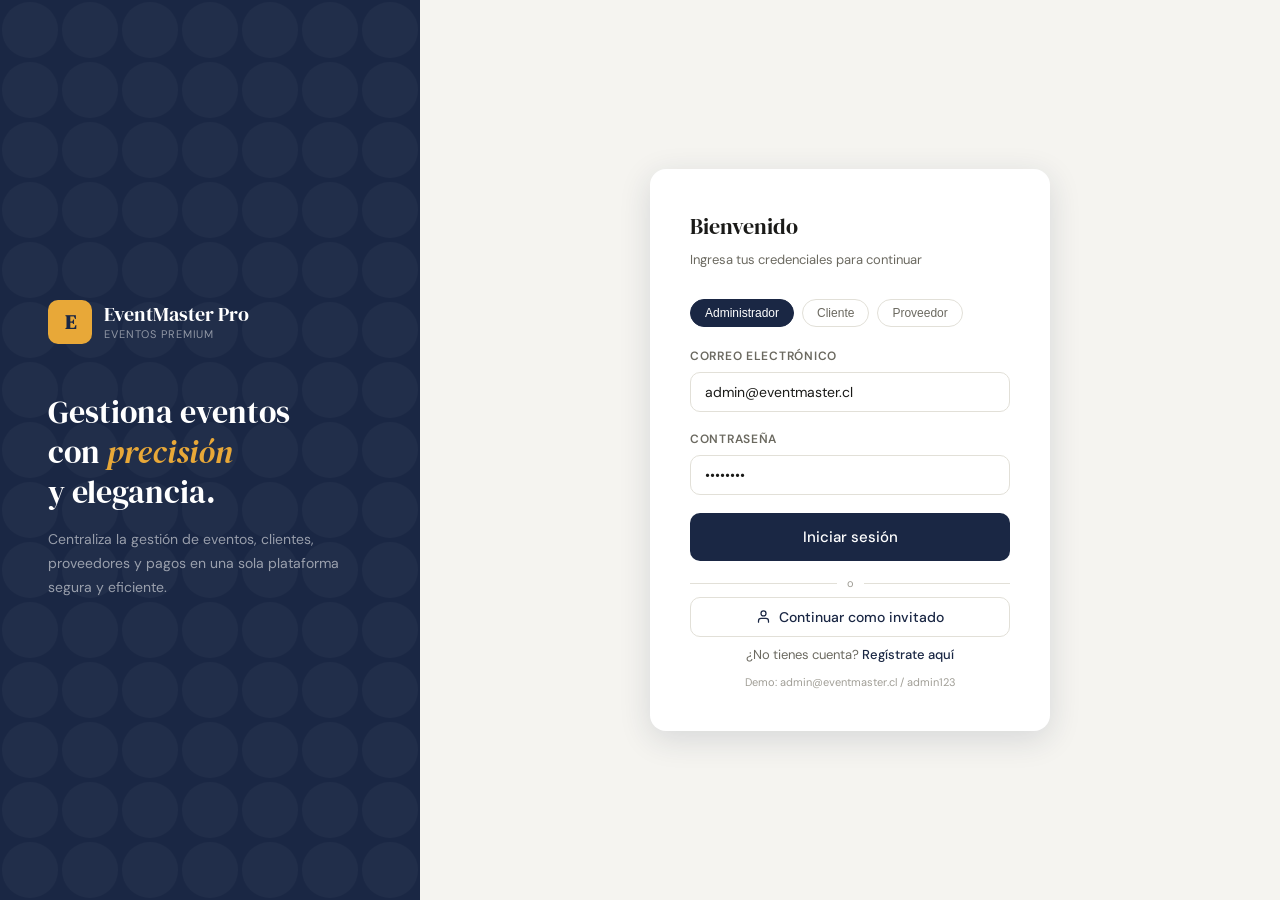
<file: mockup/EventMasterPro_1.html>
<!DOCTYPE html>
<html lang="es">
<head>
<meta charset="UTF-8">
<meta name="viewport" content="width=device-width, initial-scale=1.0">
<title>EventMaster Pro</title>
<link rel="preconnect" href="https://fonts.googleapis.com">
<link rel="preconnect" href="https://fonts.gstatic.com" crossorigin>
<link href="https://fonts.googleapis.com/css2?family=DM+Serif+Display:ital@0;1&family=DM+Sans:ital,opsz,wght@0,9..40,300;0,9..40,400;0,9..40,500;0,9..40,600;1,9..40,300&display=swap" rel="stylesheet">
<style>
  :root {
    --brand: #1a2744;
    --brand-light: #243560;
    --accent: #e8a838;
    --accent-dark: #c4892a;
    --surface: #f5f4f0;
    --card: #ffffff;
    --border: #e2e0d8;
    --text: #1a1a18;
    --text-muted: #6b6960;
    --text-hint: #a09e96;
    --success-bg: #eaf3de;
    --success-text: #3b6d11;
    --danger-bg: #fcebeb;
    --danger-text: #a32d2d;
    --warning-bg: #faeeda;
    --warning-text: #854f0b;
    --info-bg: #e6f1fb;
    --info-text: #185fa5;
    --radius: 10px;
    --radius-lg: 16px;
    --shadow: 0 2px 12px rgba(26,39,68,0.08);
    --shadow-lg: 0 8px 32px rgba(26,39,68,0.14);
    --sidebar-w: 240px;
  }
  * { box-sizing: border-box; margin: 0; padding: 0; }
  body {
    font-family: 'DM Sans', sans-serif;
    background: var(--surface);
    color: var(--text);
    font-size: 14px;
    line-height: 1.6;
    min-height: 100vh;
  }
  h1,h2,h3 { font-family: 'DM Serif Display', serif; font-weight: 400; }
  h1 { font-size: 28px; }
  h2 { font-size: 22px; }
  h3 { font-size: 17px; }

  /* ===== AUTH SCREENS ===== */
  .auth-wrap {
    min-height: 100vh;
    display: flex;
    background: var(--brand);
  }
  .auth-left {
    width: 420px;
    flex-shrink: 0;
    background: var(--brand);
    display: flex;
    flex-direction: column;
    justify-content: center;
    padding: 60px 48px;
    position: relative;
  }
  .auth-left::after {
    content: '';
    position: absolute;
    inset: 0;
    background: url("data:image/svg+xml,%3Csvg width='60' height='60' viewBox='0 0 60 60' xmlns='http://www.w3.org/2000/svg'%3E%3Cg fill='none' fill-rule='evenodd'%3E%3Cg fill='%23ffffff' fill-opacity='0.03'%3E%3Ccircle cx='30' cy='30' r='28'/%3E%3C/g%3E%3C/g%3E%3C/svg%3E") repeat;
    pointer-events: none;
  }
  .auth-brand { display: flex; align-items: center; gap: 12px; margin-bottom: 48px; position: relative; z-index: 1; }
  .auth-brand-icon {
    width: 44px; height: 44px; border-radius: 10px;
    background: var(--accent); display: flex; align-items: center; justify-content: center;
    font-size: 20px; color: var(--brand); font-weight: 700; font-family: 'DM Serif Display', serif;
  }
  .auth-brand-name { color: #fff; font-size: 20px; font-family: 'DM Serif Display', serif; line-height: 1.2; }
  .auth-brand-sub { color: rgba(255,255,255,0.5); font-size: 11px; letter-spacing: 0.08em; text-transform: uppercase; }
  .auth-tagline { color: #fff; font-size: 32px; font-family: 'DM Serif Display', serif; line-height: 1.25; position: relative; z-index: 1; }
  .auth-tagline em { color: var(--accent); font-style: italic; }
  .auth-desc { color: rgba(255,255,255,0.55); font-size: 14px; margin-top: 16px; line-height: 1.7; position: relative; z-index: 1; }
  .auth-right {
    flex: 1;
    background: var(--surface);
    display: flex;
    align-items: center;
    justify-content: center;
    padding: 40px;
  }
  .auth-card {
    background: var(--card);
    border-radius: var(--radius-lg);
    padding: 40px;
    width: 100%;
    max-width: 400px;
    box-shadow: var(--shadow-lg);
  }
  .auth-card h2 { margin-bottom: 6px; }
  .auth-card .subtitle { color: var(--text-muted); font-size: 13px; margin-bottom: 28px; }
  .form-group { margin-bottom: 18px; }
  .form-group label { display: block; font-size: 12px; font-weight: 600; color: var(--text-muted); text-transform: uppercase; letter-spacing: 0.06em; margin-bottom: 6px; }
  .form-control {
    width: 100%; padding: 10px 14px; border: 1.5px solid var(--border);
    border-radius: var(--radius); font-family: inherit; font-size: 14px;
    background: var(--card); color: var(--text); outline: none; transition: border-color .15s;
  }
  .form-control:focus { border-color: var(--brand); }
  .form-select { appearance: none; background-image: url("data:image/svg+xml,%3Csvg xmlns='http://www.w3.org/2000/svg' width='12' height='12' viewBox='0 0 12 12'%3E%3Cpath fill='%236b6960' d='M6 8L1 3h10z'/%3E%3C/svg%3E"); background-repeat: no-repeat; background-position: right 12px center; padding-right: 32px; }
  textarea.form-control { resize: vertical; min-height: 80px; }
  .btn {
    display: inline-flex; align-items: center; gap: 6px;
    padding: 10px 20px; border-radius: var(--radius); font-family: inherit; font-size: 14px; font-weight: 500;
    cursor: pointer; border: none; transition: all .15s; text-decoration: none; white-space: nowrap;
  }
  .btn-primary { background: var(--brand); color: #fff; }
  .btn-primary:hover { background: var(--brand-light); }
  .btn-accent { background: var(--accent); color: var(--brand); }
  .btn-accent:hover { background: var(--accent-dark); }
  .btn-outline { background: transparent; color: var(--brand); border: 1.5px solid var(--border); }
  .btn-outline:hover { border-color: var(--brand); background: var(--info-bg); }
  .btn-danger { background: var(--danger-bg); color: var(--danger-text); border: none; }
  .btn-danger:hover { background: #f7c1c1; }
  .btn-success { background: var(--success-bg); color: var(--success-text); border: none; }
  .btn-ghost { background: transparent; color: var(--text-muted); border: none; }
  .btn-ghost:hover { background: var(--border); color: var(--text); }
  .btn-block { width: 100%; justify-content: center; }
  .btn-sm { padding: 6px 12px; font-size: 12px; }
  .btn-lg { padding: 14px 28px; font-size: 15px; }
  .auth-link { text-align: center; margin-top: 20px; font-size: 13px; color: var(--text-muted); }
  .auth-link a { color: var(--brand); font-weight: 500; text-decoration: none; cursor: pointer; }
  .auth-link a:hover { text-decoration: underline; }
  .alert { padding: 10px 14px; border-radius: var(--radius); font-size: 13px; margin-bottom: 14px; }
  .alert-danger { background: var(--danger-bg); color: var(--danger-text); }
  .alert-success { background: var(--success-bg); color: var(--success-text); }
  .alert-warning { background: var(--warning-bg); color: var(--warning-text); }
  .role-pills { display: flex; gap: 8px; margin-bottom: 20px; flex-wrap: wrap; }
  .role-pill {
    padding: 6px 14px; border-radius: 20px; font-size: 12px; font-weight: 500; cursor: pointer;
    border: 1.5px solid var(--border); background: transparent; color: var(--text-muted); transition: all .15s;
  }
  .role-pill.active { background: var(--brand); color: #fff; border-color: var(--brand); }

  /* ===== APP SHELL ===== */
  .app-shell { display: flex; min-height: 100vh; }
  .sidebar {
    width: var(--sidebar-w); flex-shrink: 0;
    background: var(--brand); display: flex; flex-direction: column;
    position: fixed; top: 0; left: 0; bottom: 0; z-index: 100; overflow-y: auto;
  }
  .sidebar-brand {
    padding: 20px 20px 16px; display: flex; align-items: center; gap: 10px;
    border-bottom: 1px solid rgba(255,255,255,0.08);
  }
  .sidebar-brand-icon {
    width: 34px; height: 34px; border-radius: 8px; background: var(--accent);
    display: flex; align-items: center; justify-content: center;
    font-size: 14px; color: var(--brand); font-weight: 700; font-family: 'DM Serif Display', serif; flex-shrink: 0;
  }
  .sidebar-brand-text { color: #fff; font-size: 15px; font-family: 'DM Serif Display', serif; line-height: 1.2; }
  .sidebar-brand-sub { color: rgba(255,255,255,0.4); font-size: 10px; }
  .sidebar-user {
    padding: 14px 16px; display: flex; align-items: center; gap: 10px;
    border-bottom: 1px solid rgba(255,255,255,0.08); margin-bottom: 8px;
  }
  .user-avatar {
    width: 32px; height: 32px; border-radius: 50%; background: var(--accent);
    display: flex; align-items: center; justify-content: center;
    font-size: 12px; color: var(--brand); font-weight: 700; flex-shrink: 0;
  }
  .user-info { flex: 1; min-width: 0; }
  .user-name { color: #fff; font-size: 13px; font-weight: 500; white-space: nowrap; overflow: hidden; text-overflow: ellipsis; }
  .user-role { color: rgba(255,255,255,0.45); font-size: 11px; }
  .nav-section { padding: 0 10px 8px; }
  .nav-section-label { color: rgba(255,255,255,0.3); font-size: 10px; font-weight: 600; text-transform: uppercase; letter-spacing: 0.1em; padding: 10px 8px 4px; }
  .nav-item {
    display: flex; align-items: center; gap: 10px; padding: 9px 10px; border-radius: 8px;
    color: rgba(255,255,255,0.6); font-size: 13px; font-weight: 400; cursor: pointer;
    transition: all .15s; margin-bottom: 2px; text-decoration: none;
  }
  .nav-item:hover { background: rgba(255,255,255,0.08); color: rgba(255,255,255,0.9); }
  .nav-item.active { background: rgba(255,255,255,0.12); color: #fff; font-weight: 500; }
  .nav-item svg { flex-shrink: 0; opacity: 0.7; }
  .nav-item.active svg { opacity: 1; }
  .nav-badge {
    margin-left: auto; background: var(--accent); color: var(--brand);
    font-size: 10px; font-weight: 700; padding: 2px 7px; border-radius: 10px; min-width: 20px; text-align: center;
  }
  .sidebar-footer { margin-top: auto; padding: 12px 10px; border-top: 1px solid rgba(255,255,255,0.08); }

  /* ===== MAIN CONTENT ===== */
  .main-content { margin-left: var(--sidebar-w); flex: 1; display: flex; flex-direction: column; min-height: 100vh; }
  .topbar {
    background: var(--card); border-bottom: 1px solid var(--border);
    padding: 0 28px; height: 60px; display: flex; align-items: center; justify-content: space-between;
    position: sticky; top: 0; z-index: 50;
  }
  .topbar-title { font-size: 16px; font-weight: 500; }
  .topbar-actions { display: flex; align-items: center; gap: 10px; }
  .page { padding: 28px; flex: 1; }
  .page-header { display: flex; align-items: flex-start; justify-content: space-between; margin-bottom: 24px; gap: 16px; }
  .page-header-text h1 { font-size: 24px; margin-bottom: 2px; }
  .page-header-text p { color: var(--text-muted); font-size: 13px; }

  /* ===== STATS CARDS ===== */
  .stats-grid { display: grid; grid-template-columns: repeat(auto-fit, minmax(160px,1fr)); gap: 14px; margin-bottom: 28px; }
  .stat-card { background: var(--card); border-radius: var(--radius-lg); padding: 18px 20px; border: 1px solid var(--border); }
  .stat-label { font-size: 11px; font-weight: 600; text-transform: uppercase; letter-spacing: 0.07em; color: var(--text-muted); margin-bottom: 6px; }
  .stat-value { font-size: 28px; font-family: 'DM Serif Display', serif; color: var(--text); line-height: 1; }
  .stat-sub { font-size: 11px; color: var(--text-hint); margin-top: 4px; }
  .stat-icon { width: 36px; height: 36px; border-radius: 8px; display: flex; align-items: center; justify-content: center; margin-bottom: 10px; }

  /* ===== CARDS & TABLES ===== */
  .card { background: var(--card); border-radius: var(--radius-lg); border: 1px solid var(--border); overflow: hidden; }
  .card-header { padding: 16px 20px; border-bottom: 1px solid var(--border); display: flex; align-items: center; justify-content: space-between; }
  .card-title { font-size: 15px; font-weight: 500; }
  .card-body { padding: 20px; }
  .table-wrap { overflow-x: auto; }
  table { width: 100%; border-collapse: collapse; font-size: 13px; }
  th { text-align: left; padding: 10px 14px; color: var(--text-muted); font-size: 11px; font-weight: 600; text-transform: uppercase; letter-spacing: 0.07em; border-bottom: 1px solid var(--border); background: var(--surface); }
  td { padding: 12px 14px; border-bottom: 1px solid var(--border); vertical-align: middle; }
  tr:last-child td { border-bottom: none; }
  tr:hover td { background: rgba(26,39,68,0.02); }

  /* ===== BADGES ===== */
  .badge { display: inline-flex; align-items: center; gap: 4px; padding: 3px 10px; border-radius: 20px; font-size: 11px; font-weight: 600; }
  .badge-success { background: var(--success-bg); color: var(--success-text); }
  .badge-danger { background: var(--danger-bg); color: var(--danger-text); }
  .badge-warning { background: var(--warning-bg); color: var(--warning-text); }
  .badge-info { background: var(--info-bg); color: var(--info-text); }
  .badge-gray { background: #f1efe8; color: #5f5e5a; }
  .badge-brand { background: rgba(26,39,68,0.1); color: var(--brand); }
  .badge-accent { background: var(--warning-bg); color: var(--warning-text); }

  /* ===== MODAL ===== */
  .modal-overlay {
    position: fixed; inset: 0; background: rgba(26,39,68,0.55); z-index: 200;
    display: flex; align-items: center; justify-content: center; padding: 20px;
  }
  .modal {
    background: var(--card); border-radius: var(--radius-lg); width: 100%; max-width: 520px;
    box-shadow: var(--shadow-lg); max-height: 90vh; overflow-y: auto;
  }
  .modal-header { padding: 20px 24px 16px; border-bottom: 1px solid var(--border); display: flex; align-items: center; justify-content: space-between; }
  .modal-title { font-size: 17px; font-weight: 500; }
  .modal-body { padding: 20px 24px; }
  .modal-footer { padding: 16px 24px; border-top: 1px solid var(--border); display: flex; justify-content: flex-end; gap: 10px; }
  .btn-close { background: none; border: none; cursor: pointer; color: var(--text-muted); padding: 4px; border-radius: 6px; display: flex; align-items: center; justify-content: center; }
  .btn-close:hover { background: var(--border); color: var(--text); }

  /* ===== SEARCH & FILTERS ===== */
  .filters-row { display: flex; gap: 10px; margin-bottom: 18px; flex-wrap: wrap; align-items: center; }
  .search-box { position: relative; flex: 1; min-width: 200px; }
  .search-box svg { position: absolute; left: 10px; top: 50%; transform: translateY(-50%); color: var(--text-hint); }
  .search-box input { padding-left: 34px; }
  .filter-select { width: auto; min-width: 130px; }

  /* ===== EVENT CARDS ===== */
  .events-grid { display: grid; grid-template-columns: repeat(auto-fill, minmax(280px,1fr)); gap: 16px; }
  .event-card {
    background: var(--card); border-radius: var(--radius-lg); border: 1px solid var(--border);
    overflow: hidden; transition: box-shadow .15s, transform .15s; cursor: pointer;
  }
  .event-card:hover { box-shadow: var(--shadow-lg); transform: translateY(-2px); }
  .event-card-img {
    height: 120px; display: flex; align-items: center; justify-content: center;
    font-size: 36px; position: relative;
  }
  .event-card-body { padding: 16px; }
  .event-card-type { font-size: 11px; font-weight: 600; text-transform: uppercase; letter-spacing: 0.07em; color: var(--text-hint); margin-bottom: 4px; }
  .event-card-name { font-family: 'DM Serif Display', serif; font-size: 16px; margin-bottom: 8px; line-height: 1.3; }
  .event-card-meta { display: flex; flex-direction: column; gap: 3px; font-size: 12px; color: var(--text-muted); }
  .event-card-meta span { display: flex; align-items: center; gap: 5px; }
  .event-card-footer { padding: 12px 16px; border-top: 1px solid var(--border); display: flex; align-items: center; justify-content: space-between; }
  .event-price { font-family: 'DM Serif Display', serif; font-size: 17px; color: var(--brand); }

  /* ===== NOTIFICATION DOT ===== */
  .notif-btn { position: relative; }
  .notif-dot { position: absolute; top: 6px; right: 6px; width: 8px; height: 8px; border-radius: 50%; background: var(--accent); border: 2px solid var(--card); }

  /* ===== AVATAR ===== */
  .avatar { width: 32px; height: 32px; border-radius: 50%; display: flex; align-items: center; justify-content: center; font-size: 12px; font-weight: 700; flex-shrink: 0; }
  .avatar-brand { background: var(--info-bg); color: var(--info-text); }
  .avatar-accent { background: var(--warning-bg); color: var(--warning-text); }
  .avatar-success { background: var(--success-bg); color: var(--success-text); }

  /* ===== STEPPER ===== */
  .stepper { display: flex; gap: 0; margin-bottom: 28px; }
  .step { display: flex; align-items: center; flex: 1; }
  .step-num {
    width: 30px; height: 30px; border-radius: 50%; display: flex; align-items: center; justify-content: center;
    font-size: 12px; font-weight: 700; flex-shrink: 0; transition: all .2s;
    border: 2px solid var(--border); background: var(--card); color: var(--text-muted);
  }
  .step.active .step-num { border-color: var(--brand); background: var(--brand); color: #fff; }
  .step.done .step-num { border-color: var(--success-text); background: var(--success-bg); color: var(--success-text); }
  .step-label { font-size: 11px; color: var(--text-muted); margin-left: 8px; }
  .step.active .step-label { color: var(--brand); font-weight: 500; }
  .step-line { flex: 1; height: 2px; background: var(--border); margin: 0 8px; }
  .step.done .step-line { background: var(--success-text); }

  /* ===== PAYMENT ===== */
  .payment-methods { display: grid; grid-template-columns: 1fr 1fr; gap: 12px; margin-bottom: 20px; }
  .payment-method-card {
    border: 2px solid var(--border); border-radius: var(--radius); padding: 16px 14px; cursor: pointer;
    display: flex; flex-direction: column; align-items: center; gap: 8px; transition: all .15s;
    text-align: center;
  }
  .payment-method-card:hover { border-color: var(--brand); }
  .payment-method-card.selected { border-color: var(--brand); background: var(--info-bg); }
  .payment-method-card .method-icon { font-size: 26px; }
  .payment-method-card .method-name { font-size: 13px; font-weight: 500; }

  /* ===== EMPTY STATE ===== */
  .empty-state { text-align: center; padding: 48px 24px; color: var(--text-muted); }
  .empty-state svg { margin: 0 auto 14px; display: block; opacity: 0.3; }
  .empty-state h3 { font-size: 15px; font-weight: 500; margin-bottom: 6px; color: var(--text); }
  .empty-state p { font-size: 13px; }

  /* ===== UTILITY ===== */
  .hidden { display: none !important; }
  .flex { display: flex; }
  .flex-col { flex-direction: column; }
  .items-center { align-items: center; }
  .gap-2 { gap: 8px; }
  .gap-3 { gap: 12px; }
  .gap-4 { gap: 16px; }
  .justify-between { justify-content: space-between; }
  .mt-2 { margin-top: 8px; }
  .mt-3 { margin-top: 12px; }
  .mt-4 { margin-top: 16px; }
  .mb-3 { margin-bottom: 12px; }
  .mb-4 { margin-bottom: 16px; }
  .text-muted { color: var(--text-muted); }
  .text-sm { font-size: 12px; }
  .fw-500 { font-weight: 500; }
  .grid-2 { display: grid; grid-template-columns: 1fr 1fr; gap: 16px; }
  .divider { height: 1px; background: var(--border); margin: 16px 0; }
  .tag-list { display: flex; gap: 6px; flex-wrap: wrap; }
  .checkbox-row { display: flex; align-items: center; gap: 8px; font-size: 13px; cursor: pointer; }
  .checkbox-row input { width: 15px; height: 15px; cursor: pointer; }
  .progress-bar { height: 6px; background: var(--border); border-radius: 3px; overflow: hidden; }
  .progress-fill { height: 100%; background: var(--brand); border-radius: 3px; transition: width .3s; }

  /* ===== TOAST ===== */
  .toast-container { position: fixed; bottom: 24px; right: 24px; z-index: 9999; display: flex; flex-direction: column; gap: 8px; }
  .toast {
    background: var(--card); border: 1px solid var(--border); border-radius: var(--radius);
    padding: 12px 16px; box-shadow: var(--shadow-lg); display: flex; align-items: center; gap: 10px;
    font-size: 13px; min-width: 260px; max-width: 340px;
    animation: slideIn .2s ease-out;
  }
  .toast-success { border-left: 3px solid var(--success-text); }
  .toast-danger { border-left: 3px solid var(--danger-text); }
  .toast-warning { border-left: 3px solid #ef9f27; }
  @keyframes slideIn { from { transform: translateX(40px); opacity: 0; } to { transform: translateX(0); opacity: 1; } }

  /* ===== RESPONSIVE ===== */
  @media (max-width: 900px) {
    :root { --sidebar-w: 0px; }
    .sidebar { transform: translateX(-240px); transition: transform .25s; }
    .sidebar.open { transform: translateX(0); width: 240px; }
    .auth-left { display: none; }
  }
  @media (max-width: 600px) {
    .grid-2 { grid-template-columns: 1fr; }
    .payment-methods { grid-template-columns: 1fr; }
    .page { padding: 16px; }
    .stats-grid { grid-template-columns: 1fr 1fr; }
  }
</style>
</head>
<body>

<!-- ===== AUTH SCREENS ===== -->
<div id="authWrap" class="auth-wrap">
  <div class="auth-left">
    <div class="auth-brand">
      <div class="auth-brand-icon">E</div>
      <div>
        <div class="auth-brand-name">EventMaster Pro</div>
        <div class="auth-brand-sub">Eventos Premium</div>
      </div>
    </div>
    <div class="auth-tagline">Gestiona eventos<br>con <em>precisión</em><br>y elegancia.</div>
    <div class="auth-desc">Centraliza la gestión de eventos, clientes, proveedores y pagos en una sola plataforma segura y eficiente.</div>
  </div>
  <div class="auth-right">
    <!-- LOGIN -->
    <div id="loginScreen" class="auth-card">
      <h2>Bienvenido</h2>
      <p class="subtitle">Ingresa tus credenciales para continuar</p>
      <div class="role-pills">
        <button class="role-pill active" onclick="selectRole('admin')">Administrador</button>
        <button class="role-pill" onclick="selectRole('cliente')">Cliente</button>
        <button class="role-pill" onclick="selectRole('proveedor')">Proveedor</button>
      </div>
      <div id="loginAlert" class="alert alert-danger hidden"></div>
      <div class="form-group">
        <label>Correo electrónico</label>
        <input type="email" id="loginEmail" class="form-control" placeholder="tu@correo.com" value="admin@eventmaster.cl">
      </div>
      <div class="form-group">
        <label>Contraseña</label>
        <input type="password" id="loginPass" class="form-control" placeholder="••••••••" value="admin123">
      </div>
      <button class="btn btn-primary btn-block btn-lg" onclick="doLogin()">Iniciar sesión</button>
      <div style="display:flex;align-items:center;gap:10px;margin:14px 0 4px">
        <div style="flex:1;height:1px;background:var(--border)"></div>
        <span style="font-size:11px;color:var(--text-hint)">o</span>
        <div style="flex:1;height:1px;background:var(--border)"></div>
      </div>
      <button class="btn btn-outline btn-block" onclick="entrarComoInvitado()" style="justify-content:center;gap:8px">
        <svg width="15" height="15" viewBox="0 0 24 24" fill="none" stroke="currentColor" stroke-width="2" stroke-linecap="round" stroke-linejoin="round"><path d="M20 21v-2a4 4 0 0 0-4-4H8a4 4 0 0 0-4 4v2"/><circle cx="12" cy="7" r="4"/></svg>
        Continuar como invitado
      </button>
      <div class="auth-link mt-2">¿No tienes cuenta? <a onclick="showRegister()">Regístrate aquí</a></div>
      <div class="auth-link mt-2" style="font-size:11px; color: var(--text-hint);">Demo: admin@eventmaster.cl / admin123</div>
    </div>
    <!-- REGISTER -->
    <div id="registerScreen" class="auth-card hidden">
      <h2>Crear cuenta</h2>
      <p class="subtitle">Únete a EventMaster Pro como cliente</p>
      <div id="registerAlert" class="alert hidden"></div>
      <div class="grid-2">
        <div class="form-group">
          <label>Nombre</label>
          <input type="text" id="regNombre" class="form-control" placeholder="Tu nombre">
        </div>
        <div class="form-group">
          <label>Apellido</label>
          <input type="text" id="regApellido" class="form-control" placeholder="Tu apellido">
        </div>
      </div>
      <div class="form-group">
        <label>Correo electrónico</label>
        <input type="email" id="regEmail" class="form-control" placeholder="tu@correo.com">
      </div>
      <div class="form-group">
        <label>Teléfono</label>
        <input type="tel" id="regTelefono" class="form-control" placeholder="+56 9 1234 5678">
      </div>
      <div class="form-group">
        <label>Contraseña</label>
        <input type="password" id="regPass" class="form-control" placeholder="Mínimo 8 caracteres">
      </div>
      <div class="form-group">
        <label>Confirmar contraseña</label>
        <input type="password" id="regPass2" class="form-control" placeholder="Repite tu contraseña">
      </div>
      <button class="btn btn-primary btn-block btn-lg" onclick="doRegister()">Crear cuenta</button>
      <div class="auth-link">¿Ya tienes cuenta? <a onclick="showLogin()">Inicia sesión</a></div>
    </div>
  </div>
</div>

<!-- ===== APP SHELL ===== -->
<div id="appShell" class="app-shell hidden">
  <!-- SIDEBAR -->
  <nav class="sidebar" id="sidebar">
    <div class="sidebar-brand">
      <div class="sidebar-brand-icon">E</div>
      <div>
        <div class="sidebar-brand-text">EventMaster Pro</div>
        <div class="sidebar-brand-sub">Eventos Premium</div>
      </div>
    </div>
    <div class="sidebar-user">
      <div class="user-avatar" id="sidebarAvatar">A</div>
      <div class="user-info">
        <div class="user-name" id="sidebarName">Administrador</div>
        <div class="user-role" id="sidebarRole">Administrador</div>
      </div>
    </div>
    <div class="nav-section" id="navItems"></div>
    <div class="sidebar-footer">
      <div class="nav-item" onclick="STATE.role==='invitado'?volverAlLogin():doLogout()">
        <svg width="16" height="16" viewBox="0 0 24 24" fill="none" stroke="currentColor" stroke-width="2" stroke-linecap="round" stroke-linejoin="round"><path d="M9 21H5a2 2 0 0 1-2-2V5a2 2 0 0 1 2-2h4"/><polyline points="16 17 21 12 16 7"/><line x1="21" y1="12" x2="9" y2="12"/></svg>
        <span id="logoutLabel">Cerrar sesión</span>
      </div>
    </div>
  </nav>

  <!-- MAIN -->
  <div class="main-content">
    <header class="topbar">
      <div class="flex items-center gap-3">
        <div class="topbar-title" id="topbarTitle">Dashboard</div>
      </div>
      <div class="topbar-actions">
        <button class="btn btn-ghost btn-sm notif-btn" onclick="showPage('notificaciones')">
          <svg width="18" height="18" viewBox="0 0 24 24" fill="none" stroke="currentColor" stroke-width="2" stroke-linecap="round" stroke-linejoin="round"><path d="M18 8A6 6 0 0 0 6 8c0 7-3 9-3 9h18s-3-2-3-9"/><path d="M13.73 21a2 2 0 0 1-3.46 0"/></svg>
          <div class="notif-dot"></div>
        </button>
      </div>
    </header>
    <main id="pageContent" class="page"></main>
  </div>
</div>

<!-- MODAL CONTAINER -->
<div id="modalContainer"></div>
<!-- TOAST CONTAINER -->
<div class="toast-container" id="toastContainer"></div>

<script>
// ============================================================
//  STATE
// ============================================================
const STATE = {
  user: null,
  role: 'admin',
  loginAttempts: 0,
  lockedUntil: null,
};

// ============================================================
//  MOCK DATA
// ============================================================
const USERS = [
  { id:1, nombre:'Valentina', apellido:'Acuña', email:'admin@eventmaster.cl', pass:'admin123', rol:'admin', estado:'activo', telefono:'+56912345678', fechaRegistro:'2026-01-10' },
  { id:2, nombre:'Carlos', apellido:'Mendoza', email:'cliente@test.cl', pass:'cli123', rol:'cliente', estado:'activo', telefono:'+56987654321', fechaRegistro:'2026-02-15' },
  { id:3, nombre:'Proveedor', apellido:'Audio', email:'proveedor@test.cl', pass:'prov123', rol:'proveedor', estado:'activo', telefono:'+56911111111', fechaRegistro:'2026-01-20' },
  { id:4, nombre:'Angela', apellido:'Vásquez', email:'angela@eventmaster.cl', pass:'ang123', rol:'admin', estado:'activo', telefono:'+56922222222', fechaRegistro:'2026-01-12' },
  { id:5, nombre:'María', apellido:'González', email:'maria@gmail.com', pass:'cli456', rol:'cliente', estado:'inactivo', telefono:'+56933333333', fechaRegistro:'2026-03-01' },
];

const EVENTOS = [
  { id:1, nombre:'Boda García-Morales', tipo:'Matrimonio', fecha:'2026-09-15', hora:'18:00', lugar:'Casona Las Rosas, Vitacura', capacidadMax:150, capacidadDisp:42, precioBase:850000, estado:'activo', descripcion:'Elegante matrimonio con vista al jardín', emoji:'💍' },
  { id:2, nombre:'Cumpleaños de Empresa TechCorp', tipo:'Corporativo', fecha:'2026-07-22', hora:'20:00', lugar:'Salón Grand, Las Condes', capacidadMax:80, capacidadDisp:25, precioBase:350000, estado:'activo', descripcion:'Celebración aniversario corporativo', emoji:'🏢' },
  { id:3, nombre:'Cumpleaños Infantil Luna', tipo:'Cumpleaños', fecha:'2026-08-05', hora:'15:00', lugar:'Parque Central, Providencia', capacidadMax:50, capacidadDisp:18, precioBase:180000, estado:'activo', descripcion:'Fiesta temática de unicornios', emoji:'🎂' },
  { id:4, nombre:'Conferencia Innovación 2026', tipo:'Corporativo', fecha:'2026-10-10', hora:'09:00', lugar:'Centro de Eventos, Santiago', capacidadMax:300, capacidadDisp:210, precioBase:95000, estado:'activo', descripcion:'Conferencia anual de tecnología e innovación', emoji:'🎯' },
  { id:5, nombre:'Matrimonio Silva-Torres', tipo:'Matrimonio', fecha:'2025-06-01', hora:'17:00', lugar:'Hacienda Los Andes', capacidadMax:120, capacidadDisp:0, precioBase:980000, estado:'finalizado', descripcion:'Matrimonio campestre', emoji:'💒' },
];

const PROVEEDORES = [
  { id:1, idUsuario:3, empresa:'Audio & Sonido Pro', servicios:'Sonido, DJ e iluminación profesional', calificacion:4.8, disponibilidad:true, tipo:'Sonido', precio:450000 },
  { id:2, idUsuario:null, empresa:'Flores & Arte', servicios:'Decoración floral y ambientación', calificacion:4.9, disponibilidad:true, tipo:'Decoración', precio:320000 },
  { id:3, idUsuario:null, empresa:'Foto Moments', servicios:'Fotografía y video profesional', calificacion:4.7, disponibilidad:false, tipo:'Fotografía', precio:580000 },
  { id:4, idUsuario:null, empresa:'Chef Events Catering', servicios:'Servicio de catering y banquetes', calificacion:4.6, disponibilidad:true, tipo:'Catering', precio:280000 },
];

const ASIGNACIONES = [
  { id:1, idEvento:1, idProveedor:1, servicio:'Sonido y DJ', estado:'aceptada', fecha:'2026-08-01', nota:'' },
  { id:2, idEvento:1, idProveedor:2, servicio:'Decoración floral', estado:'pendiente', fecha:'2026-08-05', nota:'' },
  { id:3, idEvento:2, idProveedor:4, servicio:'Catering corporativo', estado:'rechazada', fecha:'2026-07-10', nota:'Sin disponibilidad esa fecha' },
  { id:4, idEvento:3, idProveedor:2, servicio:'Decoración temática', estado:'aceptada', fecha:'2026-07-15', nota:'' },
];

const RESERVAS = [
  { id:1, idEvento:1, idUsuario:2, fechaReserva:'2026-07-01', cantPersonas:2, estado:'confirmada' },
  { id:2, idEvento:2, idUsuario:2, fechaReserva:'2026-07-05', cantPersonas:5, estado:'pendiente' },
  { id:3, idEvento:4, idUsuario:5, fechaReserva:'2026-07-10', cantPersonas:3, estado:'cancelada' },
];

const PAGOS = [
  { id:1, idReserva:1, monto:1700000, metodo:'credito', estado:'completado', fecha:'2026-07-02', numTrans:'TXN-2026-0001' },
  { id:2, idReserva:2, monto:1750000, metodo:'debito', estado:'pendiente', fecha:null, numTrans:null },
];

const NOTIFICACIONES = [
  { id:1, mensaje:'Nueva reserva confirmada para Boda García-Morales', tipo:'reserva', leida:false, fecha:'2026-07-02 14:32', idDestino:'admin' },
  { id:2, mensaje:'Proveedor Audio & Sonido Pro aceptó la asignación', tipo:'asignacion', leida:false, fecha:'2026-07-01 10:15', idDestino:'admin' },
  { id:3, mensaje:'Tu reserva para Boda García-Morales fue confirmada', tipo:'pago', leida:true, fecha:'2026-07-02 14:35', idDestino:'cliente' },
  { id:4, mensaje:'Nueva asignación para Conferencia Innovación 2026', tipo:'asignacion', leida:false, fecha:'2026-07-08 09:00', idDestino:'proveedor' },
];

// ============================================================
//  AUTH
// ============================================================
let selectedRole = 'admin';
function selectRole(role) {
  selectedRole = role;
  document.querySelectorAll('.role-pill').forEach(p => p.classList.remove('active'));
  event.target.classList.add('active');
  const demos = { admin:'admin@eventmaster.cl', cliente:'cliente@test.cl', proveedor:'proveedor@test.cl' };
  const passes = { admin:'admin123', cliente:'cli123', proveedor:'prov123' };
  document.getElementById('loginEmail').value = demos[role] || '';
  document.getElementById('loginPass').value = passes[role] || '';
}

function doLogin() {
  const email = document.getElementById('loginEmail').value.trim();
  const pass = document.getElementById('loginPass').value;
  const alert = document.getElementById('loginAlert');
  if (STATE.lockedUntil && Date.now() < STATE.lockedUntil) {
    const mins = Math.ceil((STATE.lockedUntil - Date.now()) / 60000);
    alert.textContent = `Cuenta bloqueada. Intenta en ${mins} minuto(s).`;
    alert.classList.remove('hidden');
    return;
  }
  if (!email || !pass) { showAlert(alert, 'Por favor completa todos los campos.'); return; }
  const user = USERS.find(u => u.email === email && u.pass === pass);
  if (!user) {
    STATE.loginAttempts++;
    if (STATE.loginAttempts >= 5) {
      STATE.lockedUntil = Date.now() + 15 * 60 * 1000;
      showAlert(alert, 'Cuenta bloqueada temporalmente por 15 minutos.');
    } else {
      showAlert(alert, `Credenciales incorrectas. Intento ${STATE.loginAttempts}/5.`);
    }
    return;
  }
  if (user.estado === 'inactivo') { showAlert(alert, 'Cuenta inhabilitada. Contacte al administrador.'); return; }
  STATE.loginAttempts = 0;
  STATE.user = user;
  STATE.role = user.rol;
  initApp();
}

function doRegister() {
  const nombre = document.getElementById('regNombre').value.trim();
  const apellido = document.getElementById('regApellido').value.trim();
  const email = document.getElementById('regEmail').value.trim();
  const tel = document.getElementById('regTelefono').value.trim();
  const pass = document.getElementById('regPass').value;
  const pass2 = document.getElementById('regPass2').value;
  const alert = document.getElementById('registerAlert');
  alert.className = 'alert hidden';
  if (!nombre || !apellido || !email || !pass) { showAlert(alert, 'Por favor completa todos los campos.', 'danger'); return; }
  if (!/^[^\s@]+@[^\s@]+\.[^\s@]+$/.test(email)) { showAlert(alert, 'Formato de correo inválido.', 'danger'); return; }
  if (USERS.find(u => u.email === email)) { showAlert(alert, 'Este correo ya está registrado.', 'danger'); return; }
  if (pass.length < 8) { showAlert(alert, 'La contraseña debe tener al menos 8 caracteres.', 'danger'); return; }
  if (pass !== pass2) { showAlert(alert, 'Las contraseñas no coinciden.', 'danger'); return; }
  const newUser = { id: USERS.length+1, nombre, apellido, email, pass, rol:'cliente', estado:'activo', telefono: tel, fechaRegistro: new Date().toISOString().split('T')[0] };
  USERS.push(newUser);
  showAlert(alert, '¡Cuenta creada exitosamente! Redirigiendo...', 'success');
  showToast('Bienvenido a EventMaster Pro. ¡Cuenta creada!', 'success');
  setTimeout(() => { STATE.user = newUser; STATE.role = 'cliente'; initApp(); }, 1500);
}

function showAlert(el, msg, type='danger') {
  el.textContent = msg;
  el.className = `alert alert-${type}`;
}

function showLogin() {
  document.getElementById('loginScreen').classList.remove('hidden');
  document.getElementById('registerScreen').classList.add('hidden');
}
function showRegister() {
  document.getElementById('loginScreen').classList.add('hidden');
  document.getElementById('registerScreen').classList.remove('hidden');
}

function doLogout() {
  STATE.user = null;
  document.getElementById('appShell').classList.add('hidden');
  document.getElementById('authWrap').classList.remove('hidden');
  showLogin();
  showToast('Sesión cerrada correctamente.', 'success');
}

// ============================================================
//  APP INIT
// ============================================================
const NAV_ADMIN = [
  { label:'Principal', items:[
    { id:'dashboard', icon:iconHome, label:'Dashboard' },
  ]},
  { label:'Gestión', items:[
    { id:'eventos', icon:iconCalendar, label:'Eventos' },
    { id:'usuarios', icon:iconUsers, label:'Usuarios' },
    { id:'proveedores', icon:iconTruck, label:'Proveedores' },
    { id:'asignaciones', icon:iconLink, label:'Asignaciones' },
  ]},
  { label:'Finanzas', items:[
    { id:'reservas', icon:iconBookmark, label:'Reservas' },
    { id:'pagos', icon:iconCreditCard, label:'Pagos' },
  ]},
  { label:'Sistema', items:[
    { id:'roles', icon:iconShield, label:'Roles y permisos' },
    { id:'notificaciones', icon:iconBell, label:'Notificaciones', badge:2 },
  ]},
];
const NAV_CLIENTE = [
  { label:'Principal', items:[
    { id:'dashboard', icon:iconHome, label:'Mi panel' },
    { id:'catalogo', icon:iconSearch, label:'Catálogo de eventos' },
    { id:'mis-reservas', icon:iconBookmark, label:'Mis reservas' },
    { id:'mis-pagos', icon:iconCreditCard, label:'Mis pagos' },
    { id:'notificaciones', icon:iconBell, label:'Notificaciones', badge:1 },
  ]},
];
const NAV_PROVEEDOR = [
  { label:'Principal', items:[
    { id:'dashboard', icon:iconHome, label:'Mi panel' },
    { id:'mis-asignaciones', icon:iconLink, label:'Mis asignaciones', badge:1 },
    { id:'perfil-servicios', icon:iconSettings, label:'Perfil de servicios' },
    { id:'notificaciones', icon:iconBell, label:'Notificaciones', badge:1 },
  ]},
];
const NAV_INVITADO = [
  { label:'Explorar', items:[
    { id:'catalogo-invitado', icon:iconSearch, label:'Catálogo de eventos' },
  ]},
];

function entrarComoInvitado() {
  STATE.user = null;
  STATE.role = 'invitado';
  document.getElementById('authWrap').classList.add('hidden');
  document.getElementById('appShell').classList.remove('hidden');
  document.getElementById('sidebarAvatar').textContent = '?';
  document.getElementById('sidebarAvatar').style.background = '#f1efe8';
  document.getElementById('sidebarAvatar').style.color = '#5f5e5a';
  document.getElementById('sidebarName').textContent = 'Usuario Invitado';
  document.getElementById('sidebarRole').textContent = 'Solo lectura';
  buildNav();
  showPage('catalogo-invitado');
  setTimeout(()=>{ const el=document.getElementById('logoutLabel'); if(el) el.textContent='Volver al inicio'; },100);
}

function initApp() {
  document.getElementById('authWrap').classList.add('hidden');
  document.getElementById('appShell').classList.remove('hidden');
  const u = STATE.user;
  document.getElementById('sidebarAvatar').textContent = (u.nombre[0]+u.apellido[0]).toUpperCase();
  document.getElementById('sidebarName').textContent = u.nombre + ' ' + u.apellido;
  document.getElementById('sidebarRole').textContent = u.rol.charAt(0).toUpperCase()+u.rol.slice(1);
  buildNav();
  showPage('dashboard');
  showToast(`Bienvenido, ${u.nombre}. Sesión iniciada como ${u.rol}.`, 'success');
}

function buildNav() {
  const navMap = { admin: NAV_ADMIN, cliente: NAV_CLIENTE, proveedor: NAV_PROVEEDOR, invitado: NAV_INVITADO };
  const nav = navMap[STATE.role] || NAV_ADMIN;
  const container = document.getElementById('navItems');
  container.innerHTML = nav.map(section => `
    <div class="nav-section">
      <div class="nav-section-label">${section.label}</div>
      ${section.items.map(item => `
        <div class="nav-item" id="nav-${item.id}" onclick="showPage('${item.id}')">
          ${item.icon()} ${item.label}
          ${item.badge ? `<span class="nav-badge">${item.badge}</span>` : ''}
        </div>
      `).join('')}
    </div>
  `).join('');
}

function showPage(id) {
  document.querySelectorAll('.nav-item').forEach(el => el.classList.remove('active'));
  const navEl = document.getElementById('nav-'+id);
  if (navEl) navEl.classList.add('active');
  const pages = { admin: renderAdminPage, cliente: renderClientePage, proveedor: renderProveedorPage, invitado: renderInvitadoPage };
  const r = pages[STATE.role];
  if (r) r(id);
}

// ============================================================
//  ICON HELPERS
// ============================================================
function iconHome() { return `<svg width="16" height="16" viewBox="0 0 24 24" fill="none" stroke="currentColor" stroke-width="2" stroke-linecap="round" stroke-linejoin="round"><path d="M3 9l9-7 9 7v11a2 2 0 0 1-2 2H5a2 2 0 0 1-2-2z"/><polyline points="9 22 9 12 15 12 15 22"/></svg>`; }
function iconCalendar() { return `<svg width="16" height="16" viewBox="0 0 24 24" fill="none" stroke="currentColor" stroke-width="2" stroke-linecap="round" stroke-linejoin="round"><rect x="3" y="4" width="18" height="18" rx="2" ry="2"/><line x1="16" y1="2" x2="16" y2="6"/><line x1="8" y1="2" x2="8" y2="6"/><line x1="3" y1="10" x2="21" y2="10"/></svg>`; }
function iconUsers() { return `<svg width="16" height="16" viewBox="0 0 24 24" fill="none" stroke="currentColor" stroke-width="2" stroke-linecap="round" stroke-linejoin="round"><path d="M17 21v-2a4 4 0 0 0-4-4H5a4 4 0 0 0-4 4v2"/><circle cx="9" cy="7" r="4"/><path d="M23 21v-2a4 4 0 0 0-3-3.87"/><path d="M16 3.13a4 4 0 0 1 0 7.75"/></svg>`; }
function iconTruck() { return `<svg width="16" height="16" viewBox="0 0 24 24" fill="none" stroke="currentColor" stroke-width="2" stroke-linecap="round" stroke-linejoin="round"><rect x="1" y="3" width="15" height="13"/><polygon points="16 8 20 8 23 11 23 16 16 16 16 8"/><circle cx="5.5" cy="18.5" r="2.5"/><circle cx="18.5" cy="18.5" r="2.5"/></svg>`; }
function iconLink() { return `<svg width="16" height="16" viewBox="0 0 24 24" fill="none" stroke="currentColor" stroke-width="2" stroke-linecap="round" stroke-linejoin="round"><path d="M10 13a5 5 0 0 0 7.54.54l3-3a5 5 0 0 0-7.07-7.07l-1.72 1.71"/><path d="M14 11a5 5 0 0 0-7.54-.54l-3 3a5 5 0 0 0 7.07 7.07l1.71-1.71"/></svg>`; }
function iconBookmark() { return `<svg width="16" height="16" viewBox="0 0 24 24" fill="none" stroke="currentColor" stroke-width="2" stroke-linecap="round" stroke-linejoin="round"><path d="M19 21l-7-5-7 5V5a2 2 0 0 1 2-2h10a2 2 0 0 1 2 2z"/></svg>`; }
function iconCreditCard() { return `<svg width="16" height="16" viewBox="0 0 24 24" fill="none" stroke="currentColor" stroke-width="2" stroke-linecap="round" stroke-linejoin="round"><rect x="1" y="4" width="22" height="16" rx="2" ry="2"/><line x1="1" y1="10" x2="23" y2="10"/></svg>`; }
function iconShield() { return `<svg width="16" height="16" viewBox="0 0 24 24" fill="none" stroke="currentColor" stroke-width="2" stroke-linecap="round" stroke-linejoin="round"><path d="M12 22s8-4 8-10V5l-8-3-8 3v7c0 6 8 10 8 10z"/></svg>`; }
function iconBell() { return `<svg width="16" height="16" viewBox="0 0 24 24" fill="none" stroke="currentColor" stroke-width="2" stroke-linecap="round" stroke-linejoin="round"><path d="M18 8A6 6 0 0 0 6 8c0 7-3 9-3 9h18s-3-2-3-9"/><path d="M13.73 21a2 2 0 0 1-3.46 0"/></svg>`; }
function iconSearch() { return `<svg width="16" height="16" viewBox="0 0 24 24" fill="none" stroke="currentColor" stroke-width="2" stroke-linecap="round" stroke-linejoin="round"><circle cx="11" cy="11" r="8"/><line x1="21" y1="21" x2="16.65" y2="16.65"/></svg>`; }
function iconSettings() { return `<svg width="16" height="16" viewBox="0 0 24 24" fill="none" stroke="currentColor" stroke-width="2" stroke-linecap="round" stroke-linejoin="round"><circle cx="12" cy="12" r="3"/><path d="M19.4 15a1.65 1.65 0 0 0 .33 1.82l.06.06a2 2 0 0 1-2.83 2.83l-.06-.06a1.65 1.65 0 0 0-1.82-.33 1.65 1.65 0 0 0-1 1.51V21a2 2 0 0 1-4 0v-.09A1.65 1.65 0 0 0 9 19.4a1.65 1.65 0 0 0-1.82.33l-.06.06a2 2 0 0 1-2.83-2.83l.06-.06A1.65 1.65 0 0 0 4.68 15a1.65 1.65 0 0 0-1.51-1H3a2 2 0 0 1 0-4h.09A1.65 1.65 0 0 0 4.6 9a1.65 1.65 0 0 0-.33-1.82l-.06-.06a2 2 0 0 1 2.83-2.83l.06.06A1.65 1.65 0 0 0 9 4.68a1.65 1.65 0 0 0 1-1.51V3a2 2 0 0 1 4 0v.09a1.65 1.65 0 0 0 1 1.51 1.65 1.65 0 0 0 1.82-.33l.06-.06a2 2 0 0 1 2.83 2.83l-.06.06A1.65 1.65 0 0 0 19.4 9a1.65 1.65 0 0 0 1.51 1H21a2 2 0 0 1 0 4h-.09a1.65 1.65 0 0 0-1.51 1z"/></svg>`; }
function iconPlus() { return `<svg width="14" height="14" viewBox="0 0 24 24" fill="none" stroke="currentColor" stroke-width="2.5" stroke-linecap="round" stroke-linejoin="round"><line x1="12" y1="5" x2="12" y2="19"/><line x1="5" y1="12" x2="19" y2="12"/></svg>`; }
function iconEdit() { return `<svg width="14" height="14" viewBox="0 0 24 24" fill="none" stroke="currentColor" stroke-width="2" stroke-linecap="round" stroke-linejoin="round"><path d="M11 4H4a2 2 0 0 0-2 2v14a2 2 0 0 0 2 2h14a2 2 0 0 0 2-2v-7"/><path d="M18.5 2.5a2.121 2.121 0 0 1 3 3L12 15l-4 1 1-4 9.5-9.5z"/></svg>`; }
function iconTrash() { return `<svg width="14" height="14" viewBox="0 0 24 24" fill="none" stroke="currentColor" stroke-width="2" stroke-linecap="round" stroke-linejoin="round"><polyline points="3 6 5 6 21 6"/><path d="M19 6l-1 14a2 2 0 0 1-2 2H8a2 2 0 0 1-2-2L5 6"/><path d="M10 11v6"/><path d="M14 11v6"/><path d="M9 6V4a1 1 0 0 1 1-1h4a1 1 0 0 1 1 1v2"/></svg>`; }
function iconCheck() { return `<svg width="14" height="14" viewBox="0 0 24 24" fill="none" stroke="currentColor" stroke-width="2.5" stroke-linecap="round" stroke-linejoin="round"><polyline points="20 6 9 17 4 12"/></svg>`; }
function iconX() { return `<svg width="14" height="14" viewBox="0 0 24 24" fill="none" stroke="currentColor" stroke-width="2.5" stroke-linecap="round" stroke-linejoin="round"><line x1="18" y1="6" x2="6" y2="18"/><line x1="6" y1="6" x2="18" y2="18"/></svg>`; }

// ============================================================
//  ADMIN PAGES
// ============================================================
function renderAdminPage(id) {
  const pages = {
    dashboard: renderAdminDashboard,
    eventos: renderEventosPage,
    usuarios: renderUsuariosPage,
    proveedores: renderProveedoresPage,
    asignaciones: renderAsignacionesPage,
    reservas: renderReservasPage,
    pagos: renderPagosPage,
    roles: renderRolesPage,
    notificaciones: renderNotificacionesPage,
  };
  const titleMap = {
    dashboard:'Dashboard',eventos:'Gestión de Eventos',usuarios:'Gestión de Usuarios',
    proveedores:'Proveedores',asignaciones:'Asignaciones',reservas:'Reservas',
    pagos:'Pagos',roles:'Roles y Permisos',notificaciones:'Notificaciones',
  };
  document.getElementById('topbarTitle').textContent = titleMap[id] || id;
  const fn = pages[id];
  if (fn) { document.getElementById('pageContent').innerHTML = fn(); attachAdminEvents(id); }
}

function renderAdminDashboard() {
  const totalEventos = EVENTOS.filter(e=>e.estado!=='cancelado').length;
  const totalReservas = RESERVAS.length;
  const totalPagos = PAGOS.filter(p=>p.estado==='completado').reduce((s,p)=>s+p.monto,0);
  const eventosActivos = EVENTOS.filter(e=>e.estado==='activo').length;
  return `
  <div class="stats-grid">
    <div class="stat-card">
      <div class="stat-icon" style="background:var(--info-bg); color:var(--info-text)">${iconCalendar()}</div>
      <div class="stat-label">Eventos activos</div>
      <div class="stat-value">${eventosActivos}</div>
      <div class="stat-sub">de ${totalEventos} totales</div>
    </div>
    <div class="stat-card">
      <div class="stat-icon" style="background:var(--success-bg); color:var(--success-text)">${iconBookmark()}</div>
      <div class="stat-label">Reservas totales</div>
      <div class="stat-value">${totalReservas}</div>
      <div class="stat-sub">${RESERVAS.filter(r=>r.estado==='confirmada').length} confirmadas</div>
    </div>
    <div class="stat-card">
      <div class="stat-icon" style="background:var(--warning-bg); color:var(--warning-text)">${iconCreditCard()}</div>
      <div class="stat-label">Ingresos confirmados</div>
      <div class="stat-value">$${(totalPagos/1000000).toFixed(1)}M</div>
      <div class="stat-sub">CLP</div>
    </div>
    <div class="stat-card">
      <div class="stat-icon" style="background:var(--danger-bg); color:var(--danger-text)">${iconUsers()}</div>
      <div class="stat-label">Usuarios activos</div>
      <div class="stat-value">${USERS.filter(u=>u.estado==='activo').length}</div>
      <div class="stat-sub">de ${USERS.length} registrados</div>
    </div>
  </div>
  <div class="grid-2" style="gap:20px">
    <div class="card">
      <div class="card-header">
        <span class="card-title">Próximos eventos</span>
        <button class="btn btn-outline btn-sm" onclick="showPage('eventos')">${iconCalendar()} Ver todos</button>
      </div>
      <div class="table-wrap">
        <table>
          <thead><tr><th>Evento</th><th>Fecha</th><th>Estado</th><th>Cupos</th></tr></thead>
          <tbody>
            ${EVENTOS.filter(e=>e.estado==='activo').map(e=>`
            <tr><td><strong>${e.nombre}</strong><br><span class="text-muted text-sm">${e.tipo}</span></td>
            <td>${formatDate(e.fecha)}</td>
            <td>${badgeEstado(e.estado)}</td>
            <td>${e.capacidadDisp}/${e.capacidadMax}</td></tr>`).join('')}
          </tbody>
        </table>
      </div>
    </div>
    <div class="card">
      <div class="card-header"><span class="card-title">Asignaciones recientes</span></div>
      <div class="card-body" style="padding:0">
        ${ASIGNACIONES.map(a => {
          const ev = EVENTOS.find(e=>e.id===a.idEvento);
          const pr = PROVEEDORES.find(p=>p.id===a.idProveedor);
          return `<div style="padding:12px 16px; border-bottom:1px solid var(--border); display:flex; align-items:center; justify-content:space-between">
            <div>
              <div style="font-size:13px; font-weight:500">${pr?.empresa}</div>
              <div style="font-size:12px; color:var(--text-muted)">${ev?.nombre} · ${a.servicio}</div>
            </div>
            ${badgeAsignacion(a.estado)}
          </div>`;
        }).join('')}
      </div>
    </div>
  </div>`;
}

function renderEventosPage() {
  return `
  <div class="page-header">
    <div class="page-header-text"><h1>Eventos</h1><p>Gestiona todos los eventos de la plataforma</p></div>
    <button class="btn btn-primary" onclick="openEventoModal()">${iconPlus()} Nuevo evento</button>
  </div>
  <div class="filters-row">
    <div class="search-box">
      ${iconSearch()}<input type="text" class="form-control" id="searchEvento" placeholder="Buscar evento..." oninput="filterEventos()">
    </div>
    <select class="form-control form-select filter-select" id="filterTipo" onchange="filterEventos()">
      <option value="">Todos los tipos</option>
      <option>Matrimonio</option><option>Cumpleaños</option><option>Corporativo</option>
    </select>
    <select class="form-control form-select filter-select" id="filterEstado" onchange="filterEventos()">
      <option value="">Todos los estados</option>
      <option>activo</option><option>cancelado</option><option>finalizado</option>
    </select>
  </div>
  <div id="eventosContainer">
    ${renderEventosTable(EVENTOS)}
  </div>`;
}

function renderEventosTable(eventos) {
  if (!eventos.length) return `<div class="empty-state"><h3>No hay eventos</h3><p>Crea el primer evento con el botón de arriba.</p></div>`;
  return `<div class="card"><div class="table-wrap"><table>
    <thead><tr><th>Evento</th><th>Tipo</th><th>Fecha</th><th>Lugar</th><th>Capacidad</th><th>Precio base</th><th>Estado</th><th>Acciones</th></tr></thead>
    <tbody>
      ${eventos.map(e=>`
      <tr>
        <td><strong>${e.nombre}</strong></td>
        <td><span class="badge badge-brand">${e.tipo}</span></td>
        <td>${formatDate(e.fecha)} ${e.hora}</td>
        <td style="max-width:160px;white-space:nowrap;overflow:hidden;text-overflow:ellipsis">${e.lugar}</td>
        <td>${e.capacidadDisp}/${e.capacidadMax}</td>
        <td>$${e.precioBase.toLocaleString('es-CL')}</td>
        <td>${badgeEstado(e.estado)}</td>
        <td>
          <div class="flex gap-2">
            <button class="btn btn-ghost btn-sm" onclick="openEventoModal(${e.id})">${iconEdit()}</button>
            <button class="btn btn-danger btn-sm" onclick="cancelarEvento(${e.id})">${iconTrash()}</button>
          </div>
        </td>
      </tr>`).join('')}
    </tbody>
  </table></div></div>`;
}

function filterEventos() {
  const q = document.getElementById('searchEvento')?.value.toLowerCase() || '';
  const tipo = document.getElementById('filterTipo')?.value || '';
  const estado = document.getElementById('filterEstado')?.value || '';
  const filtered = EVENTOS.filter(e =>
    (!q || e.nombre.toLowerCase().includes(q) || e.lugar.toLowerCase().includes(q)) &&
    (!tipo || e.tipo === tipo) &&
    (!estado || e.estado === estado)
  );
  document.getElementById('eventosContainer').innerHTML = renderEventosTable(filtered);
}

function openEventoModal(id=null) {
  const ev = id ? EVENTOS.find(e=>e.id===id) : null;
  const title = ev ? 'Editar evento' : 'Nuevo evento';
  showModal(title, `
    <div class="grid-2">
      <div class="form-group">
        <label>Nombre del evento</label>
        <input type="text" id="evNombre" class="form-control" value="${ev?.nombre||''}" placeholder="Ej: Boda García-Morales">
      </div>
      <div class="form-group">
        <label>Tipo de evento</label>
        <select id="evTipo" class="form-control form-select">
          ${['Matrimonio','Cumpleaños','Corporativo','Otro'].map(t=>`<option ${ev?.tipo===t?'selected':''}>${t}</option>`).join('')}
        </select>
      </div>
    </div>
    <div class="grid-2">
      <div class="form-group">
        <label>Fecha</label>
        <input type="date" id="evFecha" class="form-control" value="${ev?.fecha||''}">
      </div>
      <div class="form-group">
        <label>Hora</label>
        <input type="time" id="evHora" class="form-control" value="${ev?.hora||''}">
      </div>
    </div>
    <div class="form-group">
      <label>Lugar</label>
      <input type="text" id="evLugar" class="form-control" value="${ev?.lugar||''}" placeholder="Ej: Casona Las Rosas, Vitacura">
    </div>
    <div class="grid-2">
      <div class="form-group">
        <label>Capacidad máxima</label>
        <input type="number" id="evCapacidad" class="form-control" value="${ev?.capacidadMax||''}" placeholder="100">
      </div>
      <div class="form-group">
        <label>Precio base (CLP)</label>
        <input type="number" id="evPrecio" class="form-control" value="${ev?.precioBase||''}" placeholder="500000">
      </div>
    </div>
    <div class="form-group">
      <label>Descripción</label>
      <textarea id="evDesc" class="form-control">${ev?.descripcion||''}</textarea>
    </div>
    <div id="eventoAlert" class="alert hidden"></div>
  `, () => guardarEvento(id));
}

function guardarEvento(id) {
  const nombre = document.getElementById('evNombre').value.trim();
  const tipo = document.getElementById('evTipo').value;
  const fecha = document.getElementById('evFecha').value;
  const hora = document.getElementById('evHora').value;
  const lugar = document.getElementById('evLugar').value.trim();
  const capacidad = parseInt(document.getElementById('evCapacidad').value);
  const precio = parseInt(document.getElementById('evPrecio').value);
  const desc = document.getElementById('evDesc').value;
  const al = document.getElementById('eventoAlert');
  if (!nombre || !fecha || !lugar || !capacidad || !precio) { showAlert(al,'Completa todos los campos obligatorios.'); return; }
  if (new Date(fecha) < new Date() && !id) { showAlert(al,'La fecha no puede ser pasada.'); return; }
  if (id) {
    const ev = EVENTOS.find(e=>e.id===id);
    Object.assign(ev, {nombre,tipo,fecha,hora,lugar,capacidadMax:capacidad,precioBase:precio,descripcion:desc});
    showToast('Evento actualizado correctamente.', 'success');
  } else {
    EVENTOS.push({ id:EVENTOS.length+1, nombre, tipo, fecha, hora, lugar, capacidadMax:capacidad, capacidadDisp:capacidad, precioBase:precio, estado:'activo', descripcion:desc, emoji:'🎉' });
    showToast('Evento creado correctamente.', 'success');
  }
  closeModal();
  renderAdminPage('eventos');
}

function cancelarEvento(id) {
  const ev = EVENTOS.find(e=>e.id===id);
  if (!ev) return;
  showConfirm(`¿Cancelar el evento "${ev.nombre}"?`, 'Esta acción notificará a todos los participantes.', () => {
    ev.estado = 'cancelado';
    NOTIFICACIONES.unshift({ id: Date.now(), mensaje: `Evento "${ev.nombre}" fue cancelado.`, tipo:'evento', leida:false, fecha: new Date().toLocaleString('es-CL'), idDestino:'all' });
    showToast('Evento cancelado y participantes notificados.', 'warning');
    renderAdminPage('eventos');
  });
}

function renderUsuariosPage() {
  return `
  <div class="page-header">
    <div class="page-header-text"><h1>Usuarios</h1><p>Administra las cuentas de acceso al sistema</p></div>
    <button class="btn btn-primary" onclick="openUsuarioModal()">${iconPlus()} Nuevo usuario</button>
  </div>
  <div class="card">
    <div class="table-wrap">
      <table>
        <thead><tr><th>Usuario</th><th>Correo</th><th>Rol</th><th>Teléfono</th><th>Registro</th><th>Estado</th><th>Acciones</th></tr></thead>
        <tbody>
          ${USERS.map(u=>`
          <tr>
            <td><div class="flex items-center gap-2">
              <div class="avatar ${u.rol==='admin'?'avatar-brand':u.rol==='proveedor'?'avatar-success':'avatar-accent'}">${(u.nombre[0]+u.apellido[0]).toUpperCase()}</div>
              <div><div style="font-weight:500">${u.nombre} ${u.apellido}</div></div>
            </div></td>
            <td style="color:var(--text-muted)">${u.email}</td>
            <td>${badgeRol(u.rol)}</td>
            <td>${u.telefono}</td>
            <td>${formatDate(u.fechaRegistro)}</td>
            <td>${u.estado==='activo'?'<span class="badge badge-success">Activo</span>':'<span class="badge badge-danger">Inactivo</span>'}</td>
            <td><div class="flex gap-2">
              <button class="btn btn-ghost btn-sm" onclick="openUsuarioModal(${u.id})">${iconEdit()}</button>
              ${u.id !== STATE.user.id ? `<button class="btn btn-danger btn-sm" onclick="toggleUsuario(${u.id})">${u.estado==='activo'?iconTrash():iconCheck()}</button>` : ''}
            </div></td>
          </tr>`).join('')}
        </tbody>
      </table>
    </div>
  </div>`;
}

function openUsuarioModal(id=null) {
  const u = id ? USERS.find(x=>x.id===id) : null;
  showModal(id ? 'Editar usuario' : 'Nuevo usuario', `
    <div class="grid-2">
      <div class="form-group"><label>Nombre</label><input type="text" id="uNombre" class="form-control" value="${u?.nombre||''}"></div>
      <div class="form-group"><label>Apellido</label><input type="text" id="uApellido" class="form-control" value="${u?.apellido||''}"></div>
    </div>
    <div class="form-group"><label>Correo electrónico</label><input type="email" id="uEmail" class="form-control" value="${u?.email||''}"></div>
    <div class="form-group"><label>Teléfono</label><input type="tel" id="uTel" class="form-control" value="${u?.telefono||''}"></div>
    <div class="form-group"><label>Rol</label>
      <select id="uRol" class="form-control form-select">
        <option value="admin" ${u?.rol==='admin'?'selected':''}>Administrador</option>
        <option value="cliente" ${u?.rol==='cliente'?'selected':''}>Cliente</option>
        <option value="proveedor" ${u?.rol==='proveedor'?'selected':''}>Proveedor</option>
      </select>
    </div>
    ${!id ? `<div class="form-group"><label>Contraseña temporal</label><input type="password" id="uPass" class="form-control" placeholder="Mínimo 8 caracteres"></div>` : ''}
    <div id="usuarioAlert" class="alert hidden"></div>
  `, () => guardarUsuario(id));
}

function guardarUsuario(id) {
  const nombre = document.getElementById('uNombre').value.trim();
  const apellido = document.getElementById('uApellido').value.trim();
  const email = document.getElementById('uEmail').value.trim();
  const tel = document.getElementById('uTel').value.trim();
  const rol = document.getElementById('uRol').value;
  const al = document.getElementById('usuarioAlert');
  if (!nombre || !apellido || !email) { showAlert(al, 'Completa los campos obligatorios.'); return; }
  if (USERS.find(u => u.email === email && u.id !== id)) { showAlert(al, 'Este correo ya está registrado.'); return; }
  if (id) {
    const u = USERS.find(x=>x.id===id);
    Object.assign(u, {nombre, apellido, email, telefono: tel, rol});
    showToast('Usuario actualizado.', 'success');
  } else {
    const pass = document.getElementById('uPass')?.value || 'temp1234';
    USERS.push({ id:USERS.length+1, nombre, apellido, email, pass, rol, estado:'activo', telefono:tel, fechaRegistro: new Date().toISOString().split('T')[0] });
    showToast('Usuario creado correctamente.', 'success');
  }
  closeModal(); renderAdminPage('usuarios');
}

function toggleUsuario(id) {
  const u = USERS.find(x=>x.id===id);
  if (!u) return;
  const action = u.estado === 'activo' ? 'desactivar' : 'activar';
  showConfirm(`¿${action.charAt(0).toUpperCase()+action.slice(1)} a ${u.nombre}?`, '', () => {
    u.estado = u.estado === 'activo' ? 'inactivo' : 'activo';
    showToast(`Usuario ${action==='desactivar'?'desactivado':'activado'}.`, 'success');
    renderAdminPage('usuarios');
  });
}

function renderProveedoresPage() {
  return `
  <div class="page-header">
    <div class="page-header-text"><h1>Proveedores</h1><p>Directorio de proveedores de servicios</p></div>
    <button class="btn btn-primary" onclick="openProveedorModal()">${iconPlus()} Nuevo proveedor</button>
  </div>
  <div class="events-grid">
    ${PROVEEDORES.map(p=>`
    <div class="card" style="overflow:visible">
      <div class="card-body">
        <div class="flex items-center gap-3 mb-3">
          <div class="avatar avatar-success" style="width:44px;height:44px;font-size:16px">${p.empresa[0]}</div>
          <div>
            <div style="font-weight:500;font-size:14px">${p.empresa}</div>
            <span class="badge badge-brand">${p.tipo}</span>
          </div>
          <div style="margin-left:auto">
            ${p.disponibilidad?'<span class="badge badge-success">Disponible</span>':'<span class="badge badge-danger">No disponible</span>'}
          </div>
        </div>
        <div style="font-size:12px;color:var(--text-muted);margin-bottom:10px">${p.servicios}</div>
        <div class="flex items-center justify-between">
          <div style="font-size:13px">⭐ ${p.calificacion} / 5.0</div>
          <div style="font-family:'DM Serif Display',serif;font-size:15px;color:var(--brand)">$${p.precio.toLocaleString('es-CL')}</div>
        </div>
      </div>
      <div class="card-header" style="border-top:1px solid var(--border);border-bottom:none">
        <button class="btn btn-ghost btn-sm" onclick="openProveedorModal(${p.id})">${iconEdit()} Editar</button>
        <button class="btn btn-outline btn-sm" onclick="asignarProveedorDesde(${p.id})">${iconLink()} Asignar</button>
      </div>
    </div>`).join('')}
  </div>`;
}

function openProveedorModal(id=null) {
  const p = id ? PROVEEDORES.find(x=>x.id===id) : null;
  showModal(id ? 'Editar proveedor' : 'Nuevo proveedor', `
    <div class="form-group"><label>Nombre de empresa</label><input type="text" id="pEmpresa" class="form-control" value="${p?.empresa||''}"></div>
    <div class="grid-2">
      <div class="form-group"><label>Tipo de servicio</label>
        <select id="pTipo" class="form-control form-select">
          ${['Sonido','Decoración','Fotografía','Catering','Transporte','Otro'].map(t=>`<option ${p?.tipo===t?'selected':''}>${t}</option>`).join('')}
        </select>
      </div>
      <div class="form-group"><label>Precio base (CLP)</label><input type="number" id="pPrecio" class="form-control" value="${p?.precio||''}"></div>
    </div>
    <div class="form-group"><label>Descripción de servicios</label><textarea id="pDesc" class="form-control">${p?.servicios||''}</textarea></div>
    <label class="checkbox-row"><input type="checkbox" id="pDisp" ${p?.disponibilidad?'checked':''}> Disponible para asignaciones</label>
  `, () => guardarProveedor(id));
}

function guardarProveedor(id) {
  const empresa = document.getElementById('pEmpresa').value.trim();
  const tipo = document.getElementById('pTipo').value;
  const precio = parseInt(document.getElementById('pPrecio').value) || 0;
  const desc = document.getElementById('pDesc').value;
  const disp = document.getElementById('pDisp').checked;
  if (!empresa) { showToast('Ingresa el nombre de la empresa.', 'warning'); return; }
  if (id) {
    const p = PROVEEDORES.find(x=>x.id===id);
    Object.assign(p, {empresa, tipo, precio, servicios:desc, disponibilidad:disp});
    showToast('Proveedor actualizado.', 'success');
  } else {
    PROVEEDORES.push({ id:PROVEEDORES.length+1, idUsuario:null, empresa, tipo, precio, servicios:desc, calificacion:5.0, disponibilidad:disp });
    showToast('Proveedor registrado correctamente.', 'success');
  }
  closeModal(); renderAdminPage('proveedores');
}

function asignarProveedorDesde(idProv) { closeModal(); renderAdminPage('asignaciones'); setTimeout(()=>openAsignacionModal(null, idProv), 100); }

function renderAsignacionesPage() {
  return `
  <div class="page-header">
    <div class="page-header-text"><h1>Asignaciones</h1><p>Asignación de proveedores a eventos</p></div>
    <button class="btn btn-primary" onclick="openAsignacionModal()">${iconPlus()} Nueva asignación</button>
  </div>
  <div class="card"><div class="table-wrap"><table>
    <thead><tr><th>Evento</th><th>Proveedor</th><th>Servicio</th><th>Fecha</th><th>Estado</th><th>Acciones</th></tr></thead>
    <tbody>
      ${ASIGNACIONES.map(a => {
        const ev = EVENTOS.find(e=>e.id===a.idEvento);
        const pr = PROVEEDORES.find(p=>p.id===a.idProveedor);
        return `<tr>
          <td><strong>${ev?.nombre||'-'}</strong></td>
          <td>${pr?.empresa||'-'}</td>
          <td>${a.servicio}</td>
          <td>${formatDate(a.fecha)}</td>
          <td>${badgeAsignacion(a.estado)}</td>
          <td>${a.estado==='pendiente'?`<div class="flex gap-2">
            <button class="btn btn-success btn-sm" onclick="responderAsignacion(${a.id},'aceptada')">${iconCheck()} Aceptar</button>
            <button class="btn btn-danger btn-sm" onclick="responderAsignacion(${a.id},'rechazada')">${iconX()} Rechazar</button>
          </div>`:''}</td>
        </tr>`;
      }).join('')}
    </tbody>
  </table></div></div>`;
}

function openAsignacionModal(id=null, idProvPre=null) {
  showModal('Nueva asignación', `
    <div class="form-group"><label>Evento</label>
      <select id="asEvento" class="form-control form-select">
        ${EVENTOS.filter(e=>e.estado==='activo').map(e=>`<option value="${e.id}">${e.nombre}</option>`).join('')}
      </select>
    </div>
    <div class="form-group"><label>Proveedor</label>
      <select id="asProveedor" class="form-control form-select">
        ${PROVEEDORES.filter(p=>p.disponibilidad).map(p=>`<option value="${p.id}" ${p.id===idProvPre?'selected':''}>${p.empresa} (${p.tipo})</option>`).join('')}
      </select>
    </div>
    <div class="form-group"><label>Tipo de servicio solicitado</label><input type="text" id="asServicio" class="form-control" placeholder="Ej: Sonido y DJ"></div>
    <div class="form-group"><label>Fecha de asignación</label><input type="date" id="asFecha" class="form-control" value="${new Date().toISOString().split('T')[0]}"></div>
  `, () => {
    const idE = parseInt(document.getElementById('asEvento').value);
    const idP = parseInt(document.getElementById('asProveedor').value);
    const serv = document.getElementById('asServicio').value.trim();
    const fecha = document.getElementById('asFecha').value;
    if (!serv) { showToast('Especifica el tipo de servicio.', 'warning'); return; }
    ASIGNACIONES.push({ id:ASIGNACIONES.length+1, idEvento:idE, idProveedor:idP, servicio:serv, estado:'pendiente', fecha, nota:'' });
    NOTIFICACIONES.unshift({ id:Date.now(), mensaje:`Nueva asignación para ${EVENTOS.find(e=>e.id===idE)?.nombre}`, tipo:'asignacion', leida:false, fecha:new Date().toLocaleString('es-CL'), idDestino:'proveedor' });
    showToast('Asignación creada. Proveedor notificado.', 'success');
    closeModal(); renderAdminPage('asignaciones');
  });
}

function responderAsignacion(id, estado) {
  const a = ASIGNACIONES.find(x=>x.id===id);
  if (!a) return;
  a.estado = estado;
  showToast(`Asignación ${estado==='aceptada'?'aceptada':'rechazada'} correctamente.`, estado==='aceptada'?'success':'warning');
  NOTIFICACIONES.unshift({ id:Date.now(), mensaje:`Asignación fue ${estado}`, tipo:'asignacion', leida:false, fecha:new Date().toLocaleString('es-CL'), idDestino:'admin' });
  renderAdminPage('asignaciones');
}

function renderReservasPage() {
  return `
  <div class="page-header">
    <div class="page-header-text"><h1>Reservas</h1><p>Registro de reservas de clientes</p></div>
  </div>
  <div class="card"><div class="table-wrap"><table>
    <thead><tr><th>ID</th><th>Evento</th><th>Cliente</th><th>Personas</th><th>Fecha reserva</th><th>Estado</th><th>Pago</th></tr></thead>
    <tbody>
      ${RESERVAS.map(r => {
        const ev = EVENTOS.find(e=>e.id===r.idEvento);
        const cl = USERS.find(u=>u.id===r.idUsuario);
        const pago = PAGOS.find(p=>p.idReserva===r.id);
        return `<tr>
          <td><span class="badge badge-gray">#${r.id}</span></td>
          <td><strong>${ev?.nombre||'-'}</strong></td>
          <td>${cl?.nombre} ${cl?.apellido||'-'}</td>
          <td>${r.cantPersonas} personas</td>
          <td>${formatDate(r.fechaReserva)}</td>
          <td>${badgeReserva(r.estado)}</td>
          <td>${pago ? badgePago(pago.estado) : '<span class="badge badge-gray">Sin pago</span>'}</td>
        </tr>`;
      }).join('')}
    </tbody>
  </table></div></div>`;
}

function renderPagosPage() {
  const total = PAGOS.filter(p=>p.estado==='completado').reduce((s,p)=>s+p.monto,0);
  return `
  <div class="page-header">
    <div class="page-header-text"><h1>Pagos</h1><p>Historial de transacciones del sistema</p></div>
  </div>
  <div class="stats-grid" style="grid-template-columns:repeat(3,1fr);margin-bottom:20px">
    <div class="stat-card">
      <div class="stat-label">Total recaudado</div>
      <div class="stat-value">$${(total/1000000).toFixed(1)}M</div>
    </div>
    <div class="stat-card">
      <div class="stat-label">Transacciones completas</div>
      <div class="stat-value">${PAGOS.filter(p=>p.estado==='completado').length}</div>
    </div>
    <div class="stat-card">
      <div class="stat-label">Pendientes</div>
      <div class="stat-value">${PAGOS.filter(p=>p.estado==='pendiente').length}</div>
    </div>
  </div>
  <div class="card"><div class="table-wrap"><table>
    <thead><tr><th>Nº Transacción</th><th>Reserva</th><th>Monto</th><th>Método</th><th>Estado</th><th>Fecha</th></tr></thead>
    <tbody>
      ${PAGOS.map(p=>{
        const r = RESERVAS.find(x=>x.id===p.idReserva);
        const ev = r ? EVENTOS.find(e=>e.id===r.idEvento) : null;
        return `<tr>
          <td><code style="font-size:11px">${p.numTrans||'—'}</code></td>
          <td>${ev?.nombre||'-'}</td>
          <td style="font-family:'DM Serif Display',serif;font-size:15px">$${p.monto.toLocaleString('es-CL')}</td>
          <td><span class="badge badge-brand">${p.metodo}</span></td>
          <td>${badgePago(p.estado)}</td>
          <td>${p.fecha?formatDate(p.fecha):'—'}</td>
        </tr>`;
      }).join('')}
    </tbody>
  </table></div></div>`;
}

function renderRolesPage() {
  const roles = [
    { nombre:'Administrador', desc:'Acceso completo al sistema. Gestiona eventos, usuarios, proveedores, reservas y pagos.', permisos:['Gestión de eventos','Gestión de usuarios','Asignación de proveedores','Ver y gestionar reservas','Ver y gestionar pagos','Configurar roles'], color:'info' },
    { nombre:'Cliente', desc:'Puede consultar el catálogo, reservar eventos y realizar pagos.', permisos:['Consultar eventos','Reservar eventos','Realizar pagos','Ver sus reservas','Gestionar su perfil'], color:'warning' },
    { nombre:'Proveedor', desc:'Puede ver sus asignaciones, responderlas y gestionar su perfil de servicios.', permisos:['Ver eventos asignados','Aceptar/rechazar asignaciones','Gestionar perfil de servicios','Recibir notificaciones'], color:'success' },
    { nombre:'Usuario Invitado', desc:'Acceso de solo lectura al catálogo de eventos públicos.', permisos:['Consultar catálogo de eventos','Registrarse en la plataforma'], color:'gray' },
  ];
  return `
  <div class="page-header">
    <div class="page-header-text"><h1>Roles y permisos</h1><p>Control de acceso basado en roles (RBAC)</p></div>
  </div>
  <div style="display:grid;grid-template-columns:repeat(auto-fit,minmax(260px,1fr));gap:16px">
    ${roles.map(r=>`
    <div class="card">
      <div class="card-header"><span class="card-title">${r.nombre}</span><span class="badge badge-${r.color}">${r.color==='info'?'Admin':r.nombre.split(' ')[0]}</span></div>
      <div class="card-body">
        <p style="font-size:12px;color:var(--text-muted);margin-bottom:12px">${r.desc}</p>
        <div style="display:flex;flex-direction:column;gap:6px">
          ${r.permisos.map(p=>`<div style="display:flex;align-items:center;gap:6px;font-size:12px"><span style="color:var(--success-text)">${iconCheck()}</span>${p}</div>`).join('')}
        </div>
      </div>
    </div>`).join('')}
  </div>`;
}

function renderNotificacionesPage() {
  const notifs = NOTIFICACIONES.filter(n => n.idDestino === STATE.role || n.idDestino === 'all');
  return `
  <div class="page-header">
    <div class="page-header-text"><h1>Notificaciones</h1><p>Centro de alertas del sistema</p></div>
    <button class="btn btn-outline btn-sm" onclick="marcarTodasLeidas()">Marcar todas como leídas</button>
  </div>
  <div class="card">
    ${notifs.length ? notifs.map(n=>`
    <div style="padding:14px 20px;border-bottom:1px solid var(--border);display:flex;align-items:flex-start;gap:12px;${!n.leida?'background:var(--info-bg);':''}">
      <div style="width:8px;height:8px;border-radius:50%;background:${!n.leida?'var(--accent)':'var(--border)'};margin-top:5px;flex-shrink:0"></div>
      <div style="flex:1">
        <div style="font-size:13px;font-weight:${!n.leida?'500':'400'}">${n.mensaje}</div>
        <div style="font-size:11px;color:var(--text-hint);margin-top:3px">${n.fecha} · <span class="badge badge-brand" style="font-size:10px">${n.tipo}</span></div>
      </div>
      ${!n.leida?`<button class="btn btn-ghost btn-sm" onclick="marcarLeida(${n.id})">${iconCheck()}</button>`:''}
    </div>`).join('') : '<div class="empty-state"><h3>Sin notificaciones</h3><p>No hay notificaciones para mostrar.</p></div>'}
  </div>`;
}

function marcarLeida(id) {
  const n = NOTIFICACIONES.find(x=>x.id===id);
  if (n) n.leida = true;
  renderAdminPage('notificaciones');
}

function marcarTodasLeidas() {
  NOTIFICACIONES.forEach(n => { if(n.idDestino===STATE.role||n.idDestino==='all') n.leida=true; });
  renderAdminPage('notificaciones');
  showToast('Todas las notificaciones marcadas como leídas.', 'success');
}

function attachAdminEvents(id) {}

// ============================================================
//  CLIENTE PAGES
// ============================================================
function renderClientePage(id) {
  const titleMap = { dashboard:'Mi panel', catalogo:'Catálogo de Eventos', 'mis-reservas':'Mis Reservas', 'mis-pagos':'Mis Pagos', notificaciones:'Notificaciones', reservar:'Reservar Evento', pagar:'Realizar Pago' };
  document.getElementById('topbarTitle').textContent = titleMap[id] || id;
  const pages = { dashboard: renderClienteDashboard, catalogo: renderCatalogoPage, 'mis-reservas': renderMisReservas, 'mis-pagos': renderMisPagos, notificaciones: renderNotificacionesPage };
  const fn = pages[id];
  if (fn) document.getElementById('pageContent').innerHTML = fn();
}

function renderClienteDashboard() {
  const misReservas = RESERVAS.filter(r=>r.idUsuario===STATE.user.id);
  const misPagos = PAGOS.filter(p=>misReservas.find(r=>r.id===p.idReserva));
  return `
  <div class="stats-grid">
    <div class="stat-card"><div class="stat-label">Mis reservas</div><div class="stat-value">${misReservas.length}</div></div>
    <div class="stat-card"><div class="stat-label">Confirmadas</div><div class="stat-value">${misReservas.filter(r=>r.estado==='confirmada').length}</div></div>
    <div class="stat-card"><div class="stat-label">Pagos completados</div><div class="stat-value">${misPagos.filter(p=>p.estado==='completado').length}</div></div>
    <div class="stat-card"><div class="stat-label">Eventos disponibles</div><div class="stat-value">${EVENTOS.filter(e=>e.estado==='activo').length}</div></div>
  </div>
  <div class="card">
    <div class="card-header"><span class="card-title">Eventos disponibles para reservar</span>
      <button class="btn btn-primary btn-sm" onclick="showPage('catalogo')">Ver catálogo completo</button>
    </div>
    <div class="card-body" style="padding:16px">
      <div class="events-grid">
        ${EVENTOS.filter(e=>e.estado==='activo').slice(0,3).map(e=>renderEventCard(e)).join('')}
      </div>
    </div>
  </div>`;
}

function renderCatalogoPage() {
  return `
  <div class="page-header">
    <div class="page-header-text"><h1>Catálogo de Eventos</h1><p>Explora y reserva los eventos disponibles</p></div>
  </div>
  <div class="filters-row">
    <div class="search-box">
      ${iconSearch()}<input type="text" class="form-control" id="searchCat" placeholder="Buscar evento..." oninput="filterCatalogo()">
    </div>
    <select class="form-control form-select filter-select" id="filterCatTipo" onchange="filterCatalogo()">
      <option value="">Todos los tipos</option>
      <option>Matrimonio</option><option>Cumpleaños</option><option>Corporativo</option>
    </select>
  </div>
  <div id="catalogoContainer" class="events-grid">
    ${EVENTOS.filter(e=>e.estado==='activo').map(e=>renderEventCard(e)).join('')}
  </div>`;
}

function renderEventCard(e) {
  const colors = { Matrimonio:'#fbeaf0', Cumpleaños:'#faeeda', Corporativo:'#e6f1fb', Otro:'#eaf3de' };
  const bg = colors[e.tipo] || '#f1efe8';
  return `
  <div class="event-card" onclick="openReservarModal(${e.id})">
    <div class="event-card-img" style="background:${bg}">${e.emoji}</div>
    <div class="event-card-body">
      <div class="event-card-type">${e.tipo}</div>
      <div class="event-card-name">${e.nombre}</div>
      <div class="event-card-meta">
        <span>📅 ${formatDate(e.fecha)} · ${e.hora}</span>
        <span>📍 ${e.lugar.split(',')[0]}</span>
        <span>👥 ${e.capacidadDisp} cupos disponibles</span>
      </div>
    </div>
    <div class="event-card-footer">
      <div class="event-price">$${e.precioBase.toLocaleString('es-CL')}<span style="font-size:11px;font-weight:400;color:var(--text-muted)">/pers.</span></div>
      <button class="btn btn-primary btn-sm" onclick="event.stopPropagation();openReservarModal(${e.id})">Reservar</button>
    </div>
  </div>`;
}

function filterCatalogo() {
  const q = document.getElementById('searchCat')?.value.toLowerCase() || '';
  const tipo = document.getElementById('filterCatTipo')?.value || '';
  const filtered = EVENTOS.filter(e => e.estado==='activo' && (!q || e.nombre.toLowerCase().includes(q)) && (!tipo || e.tipo===tipo));
  document.getElementById('catalogoContainer').innerHTML = filtered.length ?
    filtered.map(e=>renderEventCard(e)).join('') :
    '<div class="empty-state" style="grid-column:1/-1"><h3>Sin resultados</h3><p>Intenta con otros filtros.</p></div>';
}

function openReservarModal(idEvento) {
  const ev = EVENTOS.find(e=>e.id===idEvento);
  if (!ev) return;
  if (!STATE.user) { showToast('Debes iniciar sesión para reservar.', 'warning'); return; }
  let personas = 1;
  showModal(`Reservar: ${ev.nombre}`, `
    <div style="background:var(--surface);border-radius:var(--radius);padding:14px;margin-bottom:16px">
      <div class="flex items-center gap-3">
        <div style="font-size:28px">${ev.emoji}</div>
        <div>
          <div style="font-weight:500">${ev.nombre}</div>
          <div style="font-size:12px;color:var(--text-muted)">${formatDate(ev.fecha)} · ${ev.hora}</div>
          <div style="font-size:12px;color:var(--text-muted)">📍 ${ev.lugar}</div>
        </div>
      </div>
    </div>
    ${ev.capacidadDisp === 0 ? `
      <div class="alert alert-warning">Este evento no tiene cupos disponibles. ¿Deseas unirte a la lista de espera?</div>
      <button class="btn btn-accent btn-block" onclick="joinWaitlist(${idEvento})">Unirse a lista de espera</button>
    ` : `
      <div class="form-group">
        <label>Número de personas</label>
        <div class="flex items-center gap-3">
          <button class="btn btn-outline" onclick="cambiarPersonas(-1,${idEvento})" id="btnMenos">−</button>
          <span style="font-size:20px;font-weight:500;min-width:40px;text-align:center" id="numPersonas">1</span>
          <button class="btn btn-outline" onclick="cambiarPersonas(1,${idEvento})" id="btnMas">+</button>
          <span style="font-size:12px;color:var(--text-muted)">(máx. ${Math.min(ev.capacidadDisp,10)})</span>
        </div>
      </div>
      <div class="divider"></div>
      <div class="flex justify-between" style="font-size:14px">
        <span>Precio por persona:</span>
        <span>$${ev.precioBase.toLocaleString('es-CL')}</span>
      </div>
      <div class="flex justify-between mt-2" style="font-size:17px;font-family:'DM Serif Display',serif">
        <span>Total:</span>
        <span id="totalReserva">$${ev.precioBase.toLocaleString('es-CL')}</span>
      </div>
    `}
  `, ev.capacidadDisp > 0 ? () => procesarReserva(idEvento) : null, ev.capacidadDisp > 0 ? 'Confirmar y pagar' : null);
}

let _reservaPersonas = 1;
function cambiarPersonas(delta, idEvento) {
  const ev = EVENTOS.find(e=>e.id===idEvento);
  const max = Math.min(ev?.capacidadDisp||1, 10);
  _reservaPersonas = Math.max(1, Math.min(max, _reservaPersonas + delta));
  document.getElementById('numPersonas').textContent = _reservaPersonas;
  document.getElementById('totalReserva').textContent = '$' + (ev.precioBase * _reservaPersonas).toLocaleString('es-CL');
}

function joinWaitlist(idEvento) {
  showToast('Te has unido a la lista de espera. Te notificaremos cuando haya disponibilidad.', 'success');
  closeModal();
}

function procesarReserva(idEvento) {
  const ev = EVENTOS.find(e=>e.id===idEvento);
  if (!ev || ev.capacidadDisp < _reservaPersonas) { showToast('Sin disponibilidad suficiente.', 'danger'); return; }
  const nuevaReserva = {
    id: RESERVAS.length+1, idEvento, idUsuario: STATE.user.id,
    fechaReserva: new Date().toISOString().split('T')[0],
    cantPersonas: _reservaPersonas, estado: 'pendiente'
  };
  RESERVAS.push(nuevaReserva);
  ev.capacidadDisp -= _reservaPersonas;
  NOTIFICACIONES.unshift({ id:Date.now(), mensaje:`Reserva creada para ${ev.nombre}`, tipo:'reserva', leida:false, fecha:new Date().toLocaleString('es-CL'), idDestino:'cliente' });
  closeModal();
  _reservaPersonas = 1;
  setTimeout(() => abrirPagoModal(nuevaReserva.id), 300);
}

function abrirPagoModal(idReserva) {
  const r = RESERVAS.find(x=>x.id===idReserva);
  const ev = r ? EVENTOS.find(e=>e.id===r.idEvento) : null;
  if (!r || !ev) return;
  const monto = ev.precioBase * r.cantPersonas;
  let metodoSel = 'credito';
  showModal('Realizar pago', `
    <div style="background:var(--surface);border-radius:var(--radius);padding:14px;margin-bottom:16px">
      <div style="font-weight:500;margin-bottom:4px">${ev.nombre}</div>
      <div style="font-size:12px;color:var(--text-muted)">${r.cantPersonas} persona(s) · ${formatDate(ev.fecha)}</div>
      <div style="font-size:20px;font-family:'DM Serif Display',serif;margin-top:8px">Total: $${monto.toLocaleString('es-CL')}</div>
    </div>
    <div class="payment-methods">
      <div class="payment-method-card selected" id="pm-credito" onclick="selectPM('credito')">
        <div class="method-icon">💳</div>
        <div class="method-name">Tarjeta de crédito</div>
      </div>
      <div class="payment-method-card" id="pm-debito" onclick="selectPM('debito')">
        <div class="method-icon">🏦</div>
        <div class="method-name">Tarjeta de débito</div>
      </div>
    </div>
    <div id="camposTarjeta">
      <div class="form-group"><label>Número de tarjeta</label><input type="text" class="form-control" id="cardNum" maxlength="19" placeholder="1234 5678 9012 3456" oninput="formatCard(this)"></div>
      <div class="grid-2">
        <div class="form-group"><label>Vencimiento</label><input type="text" class="form-control" placeholder="MM/AA" maxlength="5"></div>
        <div class="form-group"><label>CVV</label><input type="text" class="form-control" placeholder="123" maxlength="3"></div>
      </div>
      <div class="form-group"><label>Nombre en la tarjeta</label><input type="text" class="form-control" placeholder="${STATE.user.nombre} ${STATE.user.apellido}"></div>
    </div>
    <div id="pagoAlert" class="alert hidden"></div>
    <div style="font-size:11px;color:var(--text-hint);text-align:center;margin-top:8px">🔒 Pago procesado por WebPay/Flow · Conexión segura HTTPS/TLS</div>
  `, () => confirmarPago(idReserva, monto, metodoSel));
  window._metodoSel = 'credito';
}

function selectPM(m) {
  window._metodoSel = m;
  document.querySelectorAll('.payment-method-card').forEach(el=>el.classList.remove('selected'));
  document.getElementById('pm-'+m).classList.add('selected');
}

function formatCard(el) {
  let v = el.value.replace(/\D/g,'').substring(0,16);
  el.value = v.replace(/(.{4})/g,'$1 ').trim();
}

function confirmarPago(idReserva, monto, metodo) {
  const cardNum = document.getElementById('cardNum').value.replace(/\s/g,'');
  const al = document.getElementById('pagoAlert');
  if (cardNum.length < 16) { showAlert(al, 'Ingresa un número de tarjeta válido de 16 dígitos.'); return; }
  const reserva = RESERVAS.find(r=>r.id===idReserva);
  const ev = EVENTOS.find(e=>e.id===reserva.idEvento);
  const pago = {
    id: PAGOS.length+1, idReserva, monto, metodo: window._metodoSel||metodo,
    estado:'completado', fecha: new Date().toISOString().split('T')[0],
    numTrans: 'TXN-' + new Date().getFullYear() + '-' + String(Date.now()).slice(-4)
  };
  PAGOS.push(pago);
  reserva.estado = 'confirmada';
  NOTIFICACIONES.unshift({ id:Date.now(), mensaje:`Pago confirmado para ${ev?.nombre}. Nº: ${pago.numTrans}`, tipo:'pago', leida:false, fecha:new Date().toLocaleString('es-CL'), idDestino:'cliente' });
  closeModal();
  showToast(`¡Pago exitoso! Comprobante: ${pago.numTrans}`, 'success');
  renderClientePage('mis-reservas');
}

function renderMisReservas() {
  const mis = RESERVAS.filter(r=>r.idUsuario===STATE.user.id);
  return `
  <div class="page-header">
    <div class="page-header-text"><h1>Mis reservas</h1></div>
    <button class="btn btn-primary btn-sm" onclick="showPage('catalogo')">${iconPlus()} Nueva reserva</button>
  </div>
  <div class="card"><div class="table-wrap"><table>
    <thead><tr><th>Evento</th><th>Personas</th><th>Fecha reserva</th><th>Estado</th><th>Pago</th><th>Acciones</th></tr></thead>
    <tbody>
      ${mis.length ? mis.map(r => {
        const ev = EVENTOS.find(e=>e.id===r.idEvento);
        const pago = PAGOS.find(p=>p.idReserva===r.id);
        return `<tr>
          <td><strong>${ev?.nombre||'-'}</strong><br><span style="font-size:11px;color:var(--text-muted)">${formatDate(ev?.fecha)} · ${ev?.lugar?.split(',')[0]}</span></td>
          <td>${r.cantPersonas}</td>
          <td>${formatDate(r.fechaReserva)}</td>
          <td>${badgeReserva(r.estado)}</td>
          <td>${pago ? badgePago(pago.estado) : '<span class="badge badge-gray">Pendiente</span>'}</td>
          <td>${r.estado==='pendiente' && !pago ? `<button class="btn btn-accent btn-sm" onclick="abrirPagoModal(${r.id})">Pagar ahora</button>` : ''}</td>
        </tr>`;
      }).join('') : '<tr><td colspan="6" style="text-align:center;color:var(--text-muted);padding:32px">No tienes reservas aún. <a onclick="showPage(\'catalogo\')" style="color:var(--brand);cursor:pointer">Explora el catálogo</a></td></tr>'}
    </tbody>
  </table></div></div>`;
}

function renderMisPagos() {
  const misR = RESERVAS.filter(r=>r.idUsuario===STATE.user.id);
  const misP = PAGOS.filter(p=>misR.find(r=>r.id===p.idReserva));
  return `
  <div class="page-header"><div class="page-header-text"><h1>Mis pagos</h1></div></div>
  <div class="card"><div class="table-wrap"><table>
    <thead><tr><th>Nº Transacción</th><th>Evento</th><th>Monto</th><th>Método</th><th>Estado</th><th>Fecha</th></tr></thead>
    <tbody>
      ${misP.length ? misP.map(p=>{
        const r = misR.find(x=>x.id===p.idReserva);
        const ev = r ? EVENTOS.find(e=>e.id===r.idEvento) : null;
        return `<tr><td><code style="font-size:11px">${p.numTrans||'—'}</code></td><td>${ev?.nombre||'-'}</td>
          <td style="font-family:'DM Serif Display',serif;font-size:15px">$${p.monto.toLocaleString('es-CL')}</td>
          <td><span class="badge badge-brand">${p.metodo}</span></td>
          <td>${badgePago(p.estado)}</td><td>${p.fecha||'—'}</td></tr>`;
      }).join('') : '<tr><td colspan="6" style="text-align:center;color:var(--text-muted);padding:32px">Sin historial de pagos.</td></tr>'}
    </tbody>
  </table></div></div>`;
}

// ============================================================
//  PROVEEDOR PAGES
// ============================================================
function renderProveedorPage(id) {
  const titleMap = { dashboard:'Mi panel', 'mis-asignaciones':'Mis Asignaciones', 'perfil-servicios':'Perfil de Servicios', notificaciones:'Notificaciones' };
  document.getElementById('topbarTitle').textContent = titleMap[id] || id;
  const pages = { dashboard: renderProveedorDashboard, 'mis-asignaciones': renderMisAsignaciones, 'perfil-servicios': renderPerfilServicios, notificaciones: renderNotificacionesPage };
  const fn = pages[id];
  if (fn) document.getElementById('pageContent').innerHTML = fn();
}

function renderProveedorDashboard() {
  const p = PROVEEDORES.find(x=>x.idUsuario===STATE.user.id);
  const misA = ASIGNACIONES.filter(a=>p&&a.idProveedor===p.id);
  return `
  <div class="stats-grid">
    <div class="stat-card"><div class="stat-label">Asignaciones totales</div><div class="stat-value">${misA.length}</div></div>
    <div class="stat-card"><div class="stat-label">Aceptadas</div><div class="stat-value">${misA.filter(a=>a.estado==='aceptada').length}</div></div>
    <div class="stat-card"><div class="stat-label">Pendientes</div><div class="stat-value">${misA.filter(a=>a.estado==='pendiente').length}</div></div>
    <div class="stat-card"><div class="stat-label">Calificación</div><div class="stat-value">${p?.calificacion||'—'}</div></div>
  </div>
  <div class="card">
    <div class="card-header"><span class="card-title">Mis asignaciones recientes</span>
      <button class="btn btn-outline btn-sm" onclick="showPage('mis-asignaciones')">Ver todas</button>
    </div>
    ${p ? renderAsignacionesProveedor(p.id, true) : '<div class="empty-state"><h3>Perfil no configurado</h3><p>Configura tu perfil de servicios para recibir asignaciones.</p></div>'}
  </div>`;
}

function renderMisAsignaciones() {
  const p = PROVEEDORES.find(x=>x.idUsuario===STATE.user.id);
  return `
  <div class="page-header"><div class="page-header-text"><h1>Mis asignaciones</h1><p>Eventos que tienes asignados</p></div></div>
  ${p ? renderAsignacionesProveedor(p.id, false) : '<div class="card"><div class="empty-state"><h3>Sin perfil de proveedor</h3><p>Configura tu perfil para recibir asignaciones.</p></div></div>'}`;
}

function renderAsignacionesProveedor(idProv, compact) {
  const misA = ASIGNACIONES.filter(a=>a.idProveedor===idProv);
  if (!misA.length) return '<div class="card-body"><p style="color:var(--text-muted);font-size:13px">Sin asignaciones aún.</p></div>';
  return `<div class="table-wrap"><table>
    <thead><tr><th>Evento</th><th>Servicio</th><th>Fecha</th><th>Estado</th><th>Acciones</th></tr></thead>
    <tbody>
      ${misA.slice(0, compact?3:999).map(a=>{
        const ev = EVENTOS.find(e=>e.id===a.idEvento);
        return `<tr>
          <td><strong>${ev?.nombre||'-'}</strong><br><span style="font-size:11px;color:var(--text-muted)">${formatDate(ev?.fecha)}</span></td>
          <td>${a.servicio}</td>
          <td>${formatDate(a.fecha)}</td>
          <td>${badgeAsignacion(a.estado)}</td>
          <td>${a.estado==='pendiente'?`
            <div class="flex gap-2">
              <button class="btn btn-success btn-sm" onclick="provRespuesta(${a.id},'aceptada')">${iconCheck()} Aceptar</button>
              <button class="btn btn-danger btn-sm" onclick="provRespuesta(${a.id},'rechazada')">${iconX()} Rechazar</button>
            </div>`:''}
          </td>
        </tr>`;
      }).join('')}
    </tbody>
  </table>`;
}

function provRespuesta(id, estado) {
  const a = ASIGNACIONES.find(x=>x.id===id);
  if (!a) return;
  a.estado = estado;
  NOTIFICACIONES.unshift({ id:Date.now(), mensaje:`Asignación respondida: ${estado}`, tipo:'asignacion', leida:false, fecha:new Date().toLocaleString('es-CL'), idDestino:'admin' });
  showToast(`Asignación ${estado} correctamente. Administrador notificado.`, 'success');
  renderProveedorPage('mis-asignaciones');
}

function renderPerfilServicios() {
  const p = PROVEEDORES.find(x=>x.idUsuario===STATE.user.id) || { empresa:'', tipo:'Sonido', precio:0, servicios:'', calificacion:5.0, disponibilidad:true };
  return `
  <div class="page-header"><div class="page-header-text"><h1>Perfil de servicios</h1></div></div>
  <div class="card" style="max-width:600px">
    <div class="card-header"><span class="card-title">Información del proveedor</span></div>
    <div class="card-body">
      <div class="form-group"><label>Nombre de empresa</label><input type="text" id="ppEmpresa" class="form-control" value="${p.empresa}"></div>
      <div class="grid-2">
        <div class="form-group"><label>Tipo de servicio</label>
          <select id="ppTipo" class="form-control form-select">
            ${['Sonido','Decoración','Fotografía','Catering','Transporte','Otro'].map(t=>`<option ${p.tipo===t?'selected':''}>${t}</option>`).join('')}
          </select>
        </div>
        <div class="form-group"><label>Precio base (CLP)</label><input type="number" id="ppPrecio" class="form-control" value="${p.precio}"></div>
      </div>
      <div class="form-group"><label>Descripción de servicios</label><textarea id="ppDesc" class="form-control">${p.servicios}</textarea></div>
      <label class="checkbox-row"><input type="checkbox" id="ppDisp" ${p.disponibilidad?'checked':''}> Disponible para nuevas asignaciones</label>
      <div class="mt-4"><button class="btn btn-primary" onclick="guardarPerfilProv()">Guardar cambios</button></div>
    </div>
  </div>`;
}

function guardarPerfilProv() {
  const empresa = document.getElementById('ppEmpresa').value.trim();
  const tipo = document.getElementById('ppTipo').value;
  const precio = parseInt(document.getElementById('ppPrecio').value)||0;
  const desc = document.getElementById('ppDesc').value;
  const disp = document.getElementById('ppDisp').checked;
  if (!empresa) { showToast('Ingresa el nombre de tu empresa.', 'warning'); return; }
  if (precio <= 0) { showToast('El precio debe ser mayor a cero.', 'warning'); return; }
  let p = PROVEEDORES.find(x=>x.idUsuario===STATE.user.id);
  if (p) { Object.assign(p, {empresa, tipo, precio, servicios:desc, disponibilidad:disp}); }
  else { PROVEEDORES.push({ id:PROVEEDORES.length+1, idUsuario:STATE.user.id, empresa, tipo, precio, servicios:desc, calificacion:5.0, disponibilidad:disp }); }
  showToast('Perfil de servicios actualizado. Los cambios son visibles para el administrador.', 'success');
  renderProveedorPage('perfil-servicios');
}

// ============================================================
//  INVITADO PAGE
// ============================================================
function renderInvitadoPage(id) {
  document.getElementById('topbarTitle').textContent = 'Catálogo de Eventos';
  document.getElementById('pageContent').innerHTML = `
    <div style="background:var(--info-bg);border:1px solid #b5d4f4;border-radius:var(--radius);padding:14px 18px;margin-bottom:20px;display:flex;align-items:center;justify-content:space-between;gap:16px;flex-wrap:wrap">
      <div style="display:flex;align-items:center;gap:10px">
        <svg width="18" height="18" viewBox="0 0 24 24" fill="none" stroke="var(--info-text)" stroke-width="2" stroke-linecap="round" stroke-linejoin="round"><circle cx="12" cy="12" r="10"/><line x1="12" y1="8" x2="12" y2="12"/><line x1="12" y1="16" x2="12.01" y2="16"/></svg>
        <span style="font-size:13px;color:var(--info-text)">Estás navegando como <strong>usuario invitado</strong> en modo solo lectura. Regístrate para reservar eventos.</span>
      </div>
      <div style="display:flex;gap:8px;flex-shrink:0">
        <button class="btn btn-outline btn-sm" onclick="volverAlLogin()">Iniciar sesión</button>
        <button class="btn btn-primary btn-sm" onclick="volverAlRegistro()">Registrarse</button>
      </div>
    </div>
    <div class="page-header">
      <div class="page-header-text"><h1>Catálogo de Eventos</h1><p>Explora los eventos disponibles</p></div>
    </div>
    <div class="filters-row">
      <div class="search-box">
        ${iconSearch()}<input type="text" class="form-control" id="searchInv" placeholder="Buscar evento..." oninput="filterInvitado()">
      </div>
      <select class="form-control form-select filter-select" id="filterInvTipo" onchange="filterInvitado()">
        <option value="">Todos los tipos</option>
        <option>Matrimonio</option><option>Cumpleaños</option><option>Corporativo</option>
      </select>
    </div>
    <div id="catalogoInvContainer" class="events-grid">
      ${EVENTOS.filter(e=>e.estado==='activo').map(e=>renderEventCardInvitado(e)).join('')}
    </div>
  `;
}

function renderEventCardInvitado(e) {
  const colors = { Matrimonio:'#fbeaf0', Cumpleaños:'#faeeda', Corporativo:'#e6f1fb', Otro:'#eaf3de' };
  const bg = colors[e.tipo] || '#f1efe8';
  return `
  <div class="event-card">
    <div class="event-card-img" style="background:${bg}">${e.emoji}</div>
    <div class="event-card-body">
      <div class="event-card-type">${e.tipo}</div>
      <div class="event-card-name">${e.nombre}</div>
      <div class="event-card-meta">
        <span>📅 ${formatDate(e.fecha)} · ${e.hora}</span>
        <span>📍 ${e.lugar.split(',')[0]}</span>
        <span>👥 ${e.capacidadDisp} cupos disponibles</span>
      </div>
    </div>
    <div class="event-card-footer">
      <div class="event-price">$${e.precioBase.toLocaleString('es-CL')}<span style="font-size:11px;font-weight:400;color:var(--text-muted)">/pers.</span></div>
      <button class="btn btn-outline btn-sm" onclick="promptRegistro()" title="Regístrate para reservar">
        <svg width="13" height="13" viewBox="0 0 24 24" fill="none" stroke="currentColor" stroke-width="2.5" stroke-linecap="round" stroke-linejoin="round"><rect x="3" y="11" width="18" height="11" rx="2" ry="2"/><path d="M7 11V7a5 5 0 0 1 10 0v4"/></svg>
        Reservar
      </button>
    </div>
  </div>`;
}

function filterInvitado() {
  const q = document.getElementById('searchInv')?.value.toLowerCase() || '';
  const tipo = document.getElementById('filterInvTipo')?.value || '';
  const filtered = EVENTOS.filter(e => e.estado==='activo' && (!q || e.nombre.toLowerCase().includes(q)) && (!tipo || e.tipo===tipo));
  document.getElementById('catalogoInvContainer').innerHTML = filtered.length ?
    filtered.map(e=>renderEventCardInvitado(e)).join('') :
    '<div class="empty-state" style="grid-column:1/-1"><h3>Sin resultados</h3><p>Intenta con otros filtros.</p></div>';
}

function promptRegistro() {
  showModal('Inicia sesión o regístrate', `
    <p style="color:var(--text-muted);font-size:14px;margin-bottom:20px">Para reservar un evento necesitas tener una cuenta en EventMaster Pro. Es rápido y gratuito.</p>
    <div style="display:flex;gap:10px">
      <button class="btn btn-outline" style="flex:1;justify-content:center" onclick="closeModal();volverAlLogin()">Iniciar sesión</button>
      <button class="btn btn-primary" style="flex:1;justify-content:center" onclick="closeModal();volverAlRegistro()">Registrarse gratis</button>
    </div>
  `);
}

function volverAlLogin() {
  STATE.role = 'admin';
  STATE.user = null;
  document.getElementById('appShell').classList.add('hidden');
  document.getElementById('authWrap').classList.remove('hidden');
  showLogin();
}

function volverAlRegistro() {
  STATE.role = 'admin';
  STATE.user = null;
  document.getElementById('appShell').classList.add('hidden');
  document.getElementById('authWrap').classList.remove('hidden');
  showRegister();
}

// ============================================================
//  MODAL HELPERS
// ============================================================
function showModal(title, body, onConfirm=null, confirmLabel='Guardar') {
  const html = `
  <div class="modal-overlay" id="modalOverlay" onclick="handleOverlayClick(event)">
    <div class="modal">
      <div class="modal-header">
        <span class="modal-title">${title}</span>
        <button class="btn-close" onclick="closeModal()">
          <svg width="18" height="18" viewBox="0 0 24 24" fill="none" stroke="currentColor" stroke-width="2" stroke-linecap="round" stroke-linejoin="round"><line x1="18" y1="6" x2="6" y2="18"/><line x1="6" y1="6" x2="18" y2="18"/></svg>
        </button>
      </div>
      <div class="modal-body">${body}</div>
      ${onConfirm ? `<div class="modal-footer">
        <button class="btn btn-ghost" onclick="closeModal()">Cancelar</button>
        <button class="btn btn-primary" onclick="onConfirmCb()">${confirmLabel}</button>
      </div>` : ''}
    </div>
  </div>`;
  document.getElementById('modalContainer').innerHTML = html;
  window._modalConfirmCb = onConfirm;
}

function onConfirmCb() { if(window._modalConfirmCb) window._modalConfirmCb(); }
function closeModal() { document.getElementById('modalContainer').innerHTML = ''; }
function handleOverlayClick(e) { if(e.target.id==='modalOverlay') closeModal(); }

function showConfirm(title, body, onConfirm) {
  showModal(title, `<p style="color:var(--text-muted);font-size:14px">${body}</p>`, onConfirm, 'Confirmar');
}

// ============================================================
//  TOAST
// ============================================================
function showToast(msg, type='success') {
  const el = document.createElement('div');
  el.className = `toast toast-${type}`;
  const icons = { success:'✓', danger:'✕', warning:'⚠' };
  el.innerHTML = `<span style="color:var(--${type==='success'?'success-text':type==='danger'?'danger-text':'warning-text'})">${icons[type]||'ℹ'}</span> ${msg}`;
  document.getElementById('toastContainer').appendChild(el);
  setTimeout(() => { el.style.opacity='0'; el.style.transition='opacity .3s'; setTimeout(()=>el.remove(),300); }, 3500);
}

// ============================================================
//  BADGE HELPERS
// ============================================================
function badgeEstado(e) {
  const m = { activo:'badge-success', cancelado:'badge-danger', finalizado:'badge-gray' };
  return `<span class="badge ${m[e]||'badge-gray'}">${e}</span>`;
}
function badgeReserva(e) {
  const m = { pendiente:'badge-warning', confirmada:'badge-success', cancelada:'badge-danger' };
  return `<span class="badge ${m[e]||'badge-gray'}">${e}</span>`;
}
function badgePago(e) {
  const m = { pendiente:'badge-warning', completado:'badge-success', rechazado:'badge-danger' };
  return `<span class="badge ${m[e]||'badge-gray'}">${e}</span>`;
}
function badgeAsignacion(e) {
  const m = { pendiente:'badge-warning', aceptada:'badge-success', rechazada:'badge-danger' };
  return `<span class="badge ${m[e]||'badge-gray'}">${e}</span>`;
}
function badgeRol(r) {
  const m = { admin:'badge-info', cliente:'badge-accent', proveedor:'badge-success' };
  return `<span class="badge ${m[r]||'badge-gray'}">${r}</span>`;
}
function formatDate(d) {
  if (!d) return '—';
  const [y,m,day] = d.split('-');
  const meses = ['Ene','Feb','Mar','Abr','May','Jun','Jul','Ago','Sep','Oct','Nov','Dic'];
  return `${day} ${meses[parseInt(m)-1]} ${y}`;
}
</script>
</body>
</html>
</file>
